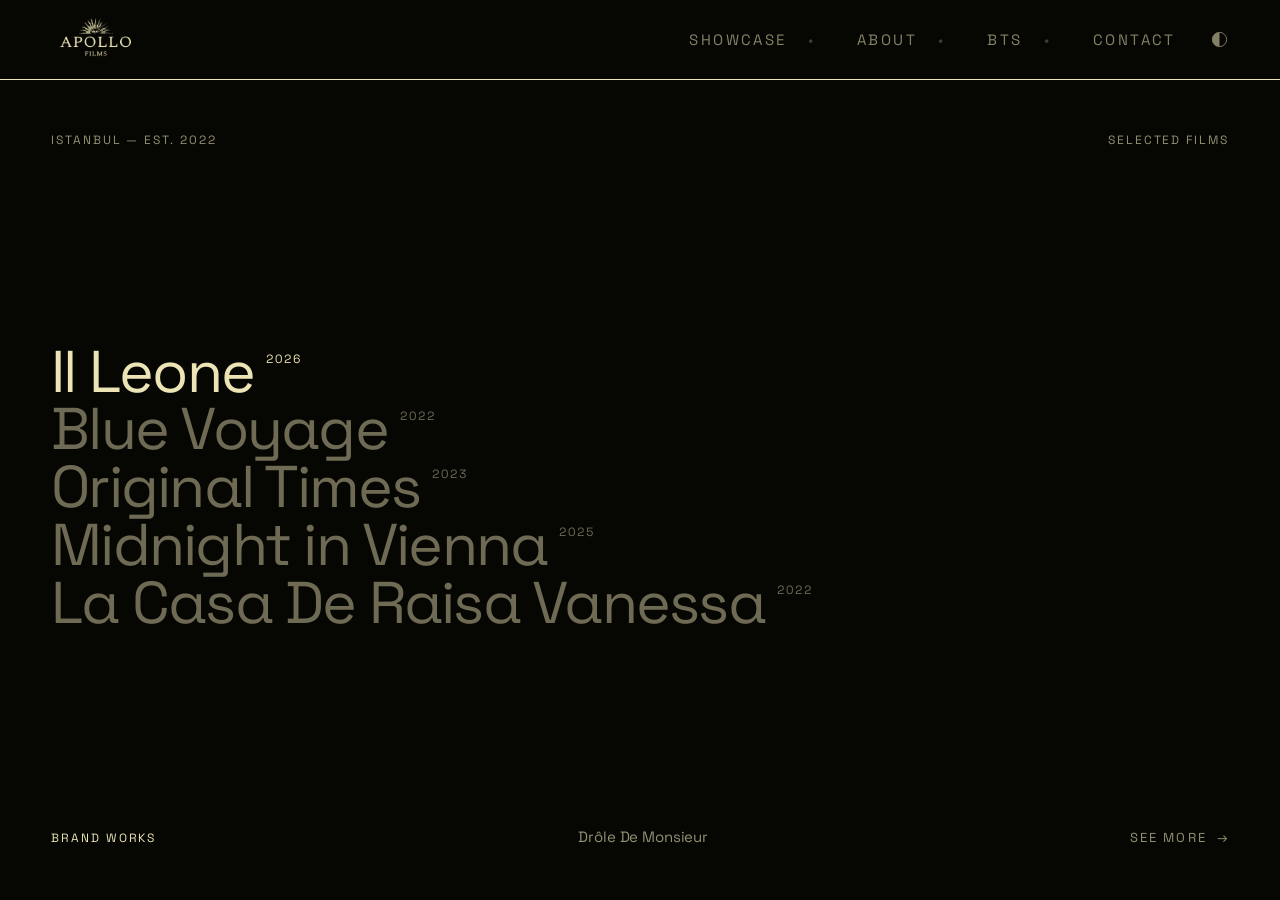
<file: index.html>
<!doctype html>
<html lang="en">
<head>
<meta charset="utf-8">
<meta name="viewport" content="width=device-width,initial-scale=1">
<title>Apollo Films</title>
<meta name="description" content="Apollo Films — a production company and creative studio in Istanbul. Crafting timeless content.">
<link rel="preconnect" href="https://images.squarespace-cdn.com" crossorigin>
<link rel="preconnect" href="https://fonts.googleapis.com">
<link rel="preconnect" href="https://fonts.gstatic.com" crossorigin>
<link rel="stylesheet" href="https://fonts.googleapis.com/css2?family=Space+Grotesk:wght@400&display=swap">
<link rel="stylesheet" href="assets/css/apollo.css">
<meta name="theme-color" content="#060603">
<!-- Set before first paint. The entrances in apollo.css only hide their
     elements under `.js`, so a page without script stays fully readable —
     and the mode is restored in the same breath, because read any later it
     shows as a whole-page flash from the projection room to the contact
     sheet. Dark is the site's default, so it is the absence of the
     attribute and only light is ever written. -->
<script>(function(d){d.className+=' js';try{if(localStorage.getItem('apollo-theme')==='light'){d.setAttribute('data-theme','light');var m=document.querySelector('meta[name=theme-color]');if(m)m.content='#f2f0e6';}}catch(e){}})(document.documentElement);</script>
</head>
<body>

<a class="sr-only" href="#main">Skip to content</a>

<header class="masthead">
  <a class="masthead__brand" href="index.html"><span class="sr-only">Apollo Films</span></a>
  <div class="masthead__end">
    <button class="masthead__toggle" type="button" aria-expanded="false" aria-controls="nav">Menu</button>
    <nav class="masthead__nav" id="nav">
      <a href="showcase.html">Showcase</a>
      <a href="about.html">About</a>
      <a href="backstage.html">BTS</a>
      <a href="contact.html">Contact</a>
    </nav>
    <!-- Half the disc inked, half left as hairline: the two grounds, shown
         together. app.js only flips the mode; the half turn is CSS. -->
    <button class="themeswitch" type="button" data-theme-toggle
            aria-label="Switch to light mode" title="Switch to light mode">
      <svg class="themeswitch__i" viewBox="0 0 20 20" aria-hidden="true" focusable="false">
        <g class="themeswitch__disc">
          <circle class="themeswitch__ring" cx="10" cy="10" r="7.5"/>
          <path class="themeswitch__half" d="M10 2.5 A7.5 7.5 0 0 0 10 17.5 Z"/>
        </g>
      </svg>
    </button>
  </div>
</header>

<main id="main">

  <section class="hero">
    <div class="hero__stage" id="hero-stage" aria-hidden="true"></div>

    <!-- `display: contents` on every width the desktop hero uses, so these
         three sit in the hero's flex column exactly as they always have. On a
         phone the deck becomes a real box: one screen pinned over the reel,
         holding the index in its bottom corner (see .hero--track). -->
    <div class="hero__deck">
      <div class="hero__row hero__row--top" data-reveal>
        <span class="label dim">Istanbul — Est. 2022</span>
        <span class="label dim">Selected films</span>
      </div>

      <ul class="index" id="index" data-reveal="90"></ul>

      <div class="hero__row hero__row--meta" data-reveal="180">
        <span class="label" id="hero-cat"></span>
        <span class="fine dim" id="hero-client"></span>
        <a class="link" href="showcase.html">See more <span aria-hidden="true">→</span></a>
      </div>
    </div>
  </section>

</main>

<script src="assets/js/films.js"></script>
<script src="assets/js/app.js"></script>
</body>
</html>
</file>
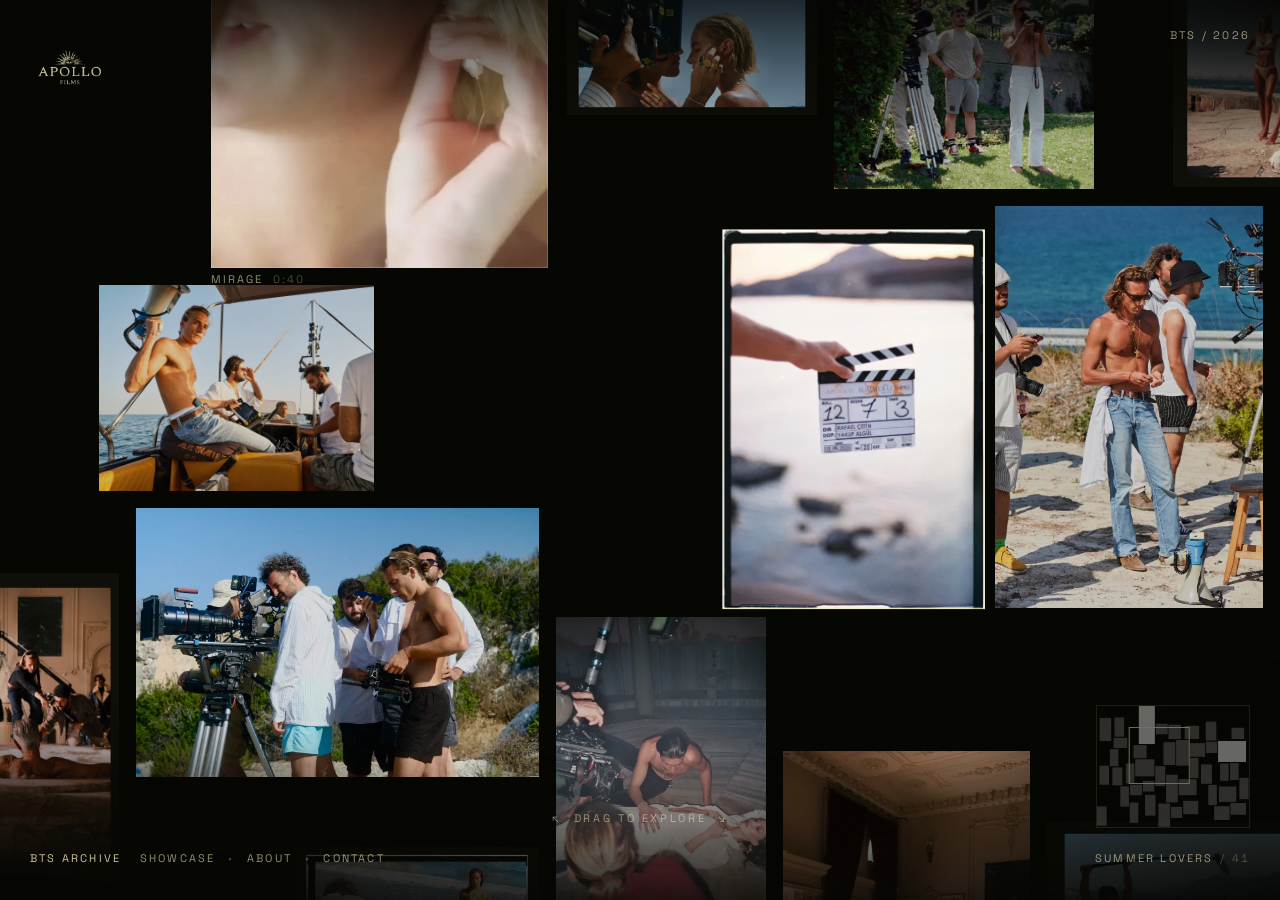
<file: backstage.html>
<!doctype html>
<html lang="en" data-archive>
<head>
<meta charset="utf-8">
<meta name="viewport" content="width=device-width,initial-scale=1,viewport-fit=cover">
<title>BTS Archive — Apollo Films</title>
<meta name="description" content="Behind the scenes at Apollo Films — a travelling archive of the floor, the crew, the cameras and the cuts.">
<link rel="preconnect" href="https://fonts.googleapis.com">
<link rel="preconnect" href="https://fonts.gstatic.com" crossorigin>
<link rel="stylesheet" href="https://fonts.googleapis.com/css2?family=Space+Grotesk:wght@400&display=swap">
<link rel="stylesheet" href="assets/css/apollo.css">
<link rel="stylesheet" href="assets/css/archive.css">
<meta name="theme-color" content="#060603">
<!-- The archive is the projection room only. Every other page carries the
     two grounds and remembers which one you chose; this one is a dark room
     you travel through, and a paper version of it would be a different idea
     rather than the same one at another hour. So no theme switch here, and
     the attribute is never read. -->
<script>document.documentElement.className += ' js';</script>
</head>
<body class="archive-page">

<a class="sr-only" href="#field">Skip to the archive</a>

<!-- The camera. Everything below travels under the fixed interface. -->
<div class="archive" id="archive">

  <div class="field" id="field" tabindex="-1" role="region"
       aria-label="Behind the scenes archive. One wall of forty-one photographs and cuts. Drag, scroll or use the arrow keys to move across it.">
    <!-- One flat wall. app builds every frame into here and places it; the
         markup reserves nothing, because where a frame goes is composition
         and not structure. -->
  </div>

  <!-- Vignette sits over the material and under the interface, so the edges
       of the wall fall off rather than stop. -->
  <div class="archive__veil" aria-hidden="true"></div>
</div>

<!-- ---- the interface: four corner marks and a map, nothing else ---- -->

<a class="hud hud--tl hud--brand" href="index.html"><span class="sr-only">Apollo Films</span></a>

<p class="hud hud--tr">BTS&nbsp;/&nbsp;2026</p>

<div class="hud hud--bl">
  <span class="hud__here">BTS&nbsp;Archive</span>
  <nav class="hud__nav" aria-label="Sections">
    <a href="showcase.html">Showcase</a>
    <a href="about.html">About</a>
    <a href="contact.html">Contact</a>
  </nav>
</div>

<!-- Names whatever is nearest the middle of the screen. There is no
     position to report as a fraction on a wall you cross in two directions,
     so it reports what you are looking at instead of counting at you. -->
<div class="hud hud--br">
  <span class="hud__near" data-near>&nbsp;</span>
  <span class="hud__of" data-of-count>/ 41</span>
</div>

<!-- The whole wall at a glance. The one element on the page whose job is to
     say that the archive is FINITE — the frames are painted once, and only
     the viewport box moves. -->
<div class="map" aria-hidden="true">
  <canvas class="map__wall" data-map width="300" height="240"></canvas>
  <span class="map__view" data-map-view></span>
</div>

<!-- Shown once, on arrival. The first pointer move, wheel or key retires it
     for good — it is a cue, not a caption. -->
<div class="cue" data-cue aria-hidden="true">
  <span class="cue__arrow">&#8598;</span>
  <span class="cue__word">Drag to explore</span>
  <span class="cue__arrow">&#8600;</span>
</div>

<!-- Follows the pointer, names what is under it. Fine pointers only. -->
<div class="cursor" data-cursor aria-hidden="true"><span class="cursor__mark" data-cursor-mark>&#9679;</span></div>

<!-- The frame the camera opened. It is not a lightbox dropped over the page:
     the clicked frame is measured where it sits and grows from there into
     this, and shrinks back into wherever it has since travelled to. -->
<div class="viewer" data-viewer hidden aria-hidden="true" role="dialog" aria-modal="true" aria-label="Frame">
  <div class="viewer__ground" data-viewer-ground></div>
  <figure class="viewer__stage" data-viewer-stage></figure>
  <button class="viewer__btn viewer__btn--close" type="button" data-viewer-close aria-label="Close frame">Close</button>
  <button class="viewer__btn viewer__btn--prev" type="button" data-viewer-prev aria-label="Previous frame"><span aria-hidden="true">&#8592;</span></button>
  <button class="viewer__btn viewer__btn--next" type="button" data-viewer-next aria-label="Next frame"><span aria-hidden="true">&#8594;</span></button>
  <p class="viewer__meta"><span data-viewer-title></span> <span class="viewer__at" data-viewer-at></span></p>
</div>

<!-- Data first, engine second. Both are plain scripts; there is no build
     step on this site and the archive does not introduce one. -->
<script src="assets/js/backstage.js"></script>
<script src="assets/js/archive.js"></script>
</body>
</html>
</file>
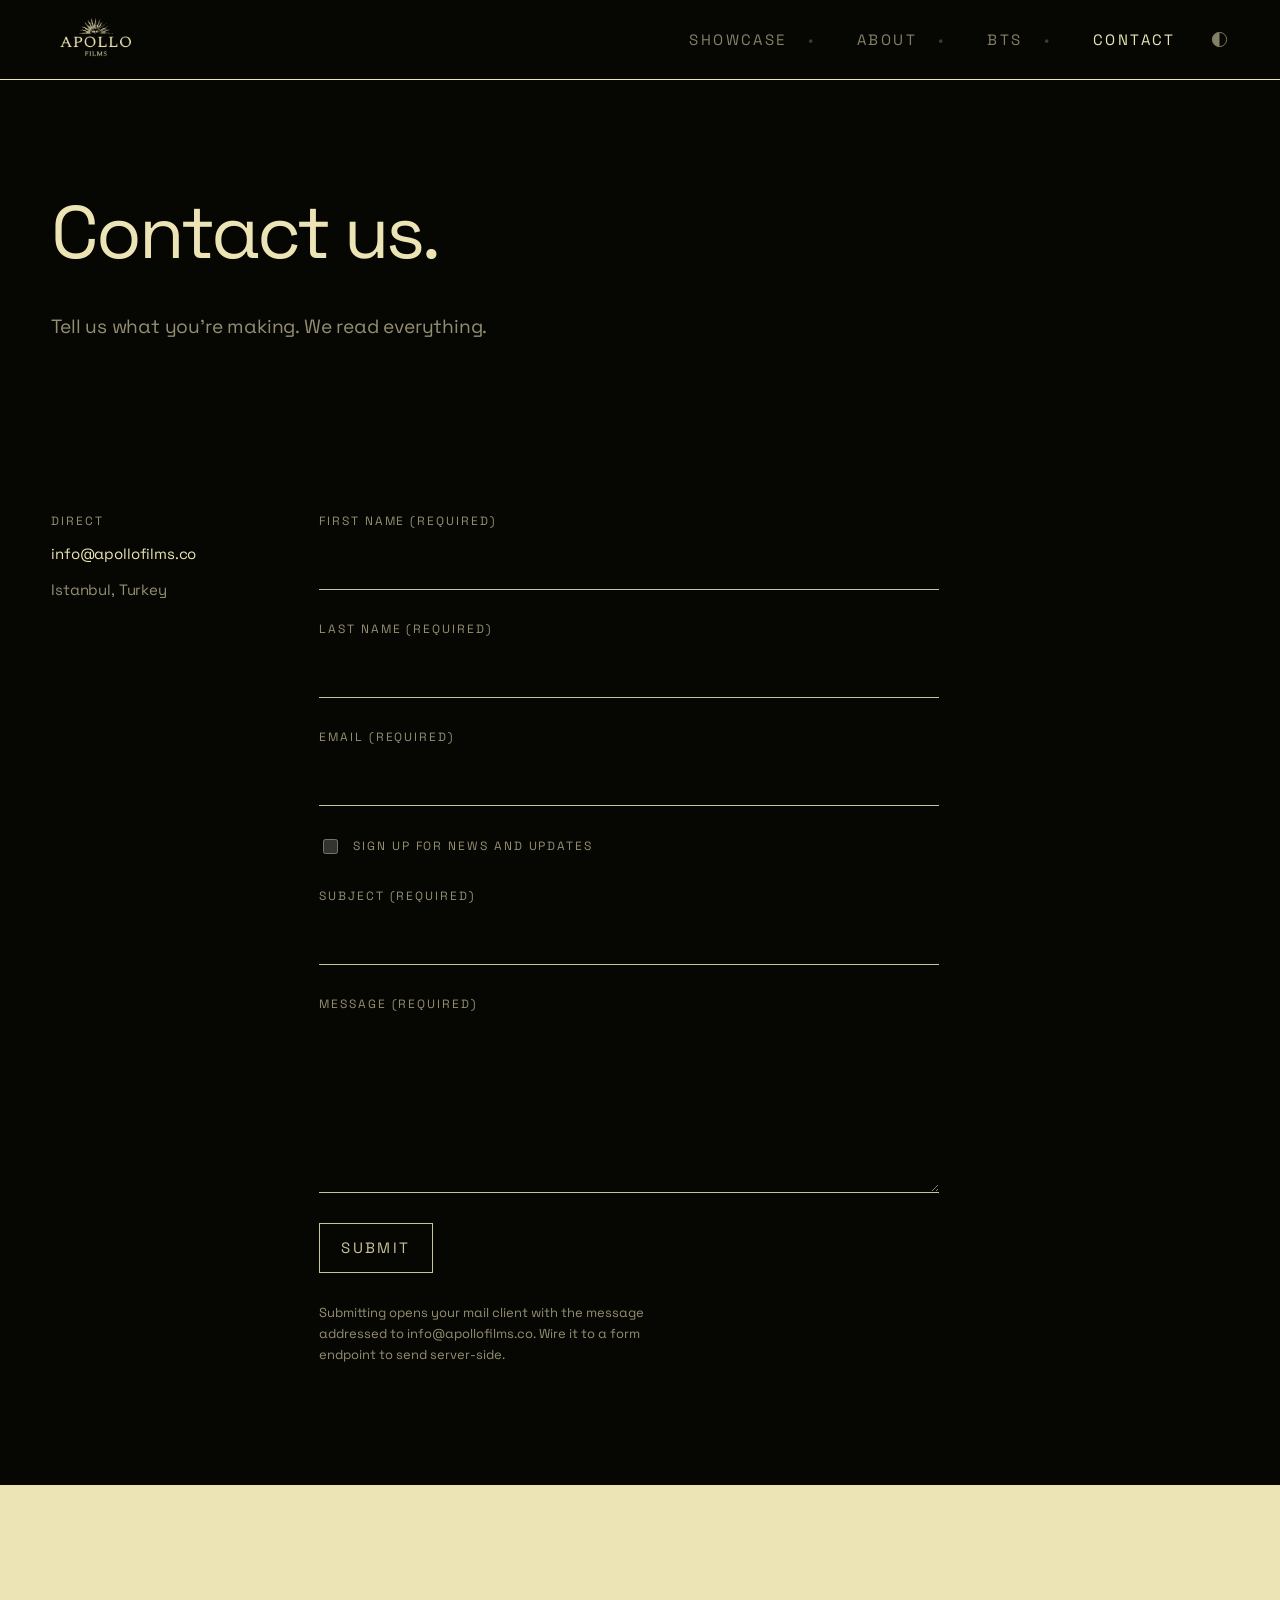
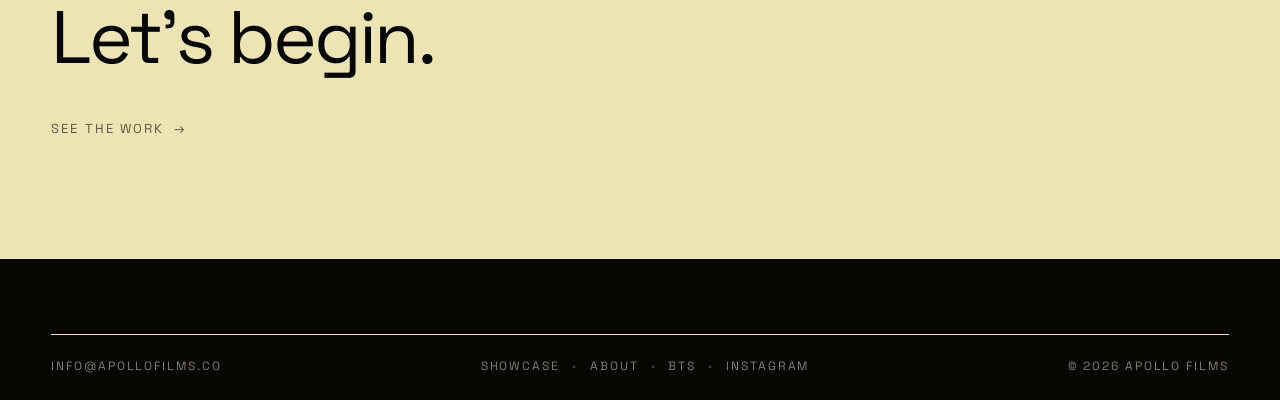
<file: contact.html>
<!doctype html>
<html lang="en">
<head>
<meta charset="utf-8">
<meta name="viewport" content="width=device-width,initial-scale=1">
<title>Contact — Apollo Films</title>
<meta name="description" content="Contact Apollo Films — info@apollofilms.co, Istanbul, Turkey.">
<link rel="preconnect" href="https://images.squarespace-cdn.com" crossorigin>
<link rel="preconnect" href="https://fonts.googleapis.com">
<link rel="preconnect" href="https://fonts.gstatic.com" crossorigin>
<link rel="stylesheet" href="https://fonts.googleapis.com/css2?family=Space+Grotesk:wght@400&display=swap">
<link rel="stylesheet" href="assets/css/apollo.css">
<meta name="theme-color" content="#060603">
<!-- Set before first paint. The entrances in apollo.css only hide their
     elements under `.js`, so a page without script stays fully readable —
     and the mode is restored in the same breath, because read any later it
     shows as a whole-page flash from the projection room to the contact
     sheet. Dark is the site's default, so it is the absence of the
     attribute and only light is ever written. -->
<script>(function(d){d.className+=' js';try{if(localStorage.getItem('apollo-theme')==='light'){d.setAttribute('data-theme','light');var m=document.querySelector('meta[name=theme-color]');if(m)m.content='#f2f0e6';}}catch(e){}})(document.documentElement);</script>
</head>
<body>

<a class="sr-only" href="#main">Skip to content</a>

<header class="masthead">
  <a class="masthead__brand" href="index.html"><span class="sr-only">Apollo Films</span></a>
  <div class="masthead__end">
    <button class="masthead__toggle" type="button" aria-expanded="false" aria-controls="nav">Menu</button>
    <nav class="masthead__nav" id="nav">
      <a href="showcase.html">Showcase</a>
      <a href="about.html">About</a>
      <a href="backstage.html">BTS</a>
      <a href="contact.html" aria-current="page">Contact</a>
    </nav>
    <!-- Half the disc inked, half left as hairline: the two grounds, shown
         together. app.js only flips the mode; the half turn is CSS. -->
    <button class="themeswitch" type="button" data-theme-toggle
            aria-label="Switch to light mode" title="Switch to light mode">
      <svg class="themeswitch__i" viewBox="0 0 20 20" aria-hidden="true" focusable="false">
        <g class="themeswitch__disc">
          <circle class="themeswitch__ring" cx="10" cy="10" r="7.5"/>
          <path class="themeswitch__half" d="M10 2.5 A7.5 7.5 0 0 0 10 17.5 Z"/>
        </g>
      </svg>
    </button>
  </div>
</header>

<main id="main">

  <section class="band band--dark">
    <div class="stack stack--lg">
      <h1 class="display" data-split data-reveal>Contact us.</h1>
      <p class="lede dim" data-reveal="140">Tell us what you're making. We read everything.</p>
    </div>
  </section>

  <section class="band band--dark band--tight">
    <div class="columns">

      <div class="stack stack--sm" data-reveal>
        <span class="label dim">Direct</span>
        <a class="fine" href="mailto:info@apollofilms.co">info@apollofilms.co</a>
        <span class="fine dim">Istanbul, Turkey</span>
      </div>

      <form class="form" id="contact-form" novalidate>
        <div data-reveal class="field">
          <label for="first">First name (required)</label>
          <input id="first" name="first" type="text" autocomplete="given-name" required>
        </div>
        <div data-reveal="60" class="field">
          <label for="last">Last name (required)</label>
          <input id="last" name="last" type="text" autocomplete="family-name" required>
        </div>
        <div data-reveal="120" class="field">
          <label for="email">Email (required)</label>
          <input id="email" name="email" type="email" autocomplete="email" required>
        </div>
        <div data-reveal="180" class="field field--row">
          <input id="news" name="news" type="checkbox">
          <label for="news">Sign up for news and updates</label>
        </div>
        <div data-reveal="240" class="field">
          <label for="subject">Subject (required)</label>
          <input id="subject" name="subject" type="text" required>
        </div>
        <div data-reveal="300" class="field">
          <label for="message">Message (required)</label>
          <textarea id="message" name="message" rows="5" required></textarea>
        </div>
        <button class="btn" type="submit">Submit</button>
        <p class="form__note">Submitting opens your mail client with the message addressed to
          info@apollofilms.co. Wire it to a form endpoint to send server-side.</p>
      </form>

    </div>
  </section>

  <section class="band band--cream">
    <div class="stack stack--lg">
      <h2 class="display" data-split data-reveal>Let's begin.</h2>
      <a class="link" href="showcase.html">See the work <span aria-hidden="true">→</span></a>
    </div>
  </section>

</main>

<footer class="sitefooter">
  <div class="sitefooter__bar">
    <a class="label" href="mailto:info@apollofilms.co">info@apollofilms.co</a>
    <nav class="sitefooter__nav" aria-label="Footer">
      <a href="showcase.html">Showcase</a>
      <a href="about.html">About</a>
      <a href="backstage.html">BTS</a>
      <a href="https://www.instagram.com/apollofilmsco/" target="_blank" rel="noopener">Instagram</a>
    </nav>
    <span class="label">© <span data-year>2026</span> Apollo Films</span>
  </div>
</footer>

<script src="assets/js/films.js"></script>
<script src="assets/js/app.js"></script>
</body>
</html>
</file>
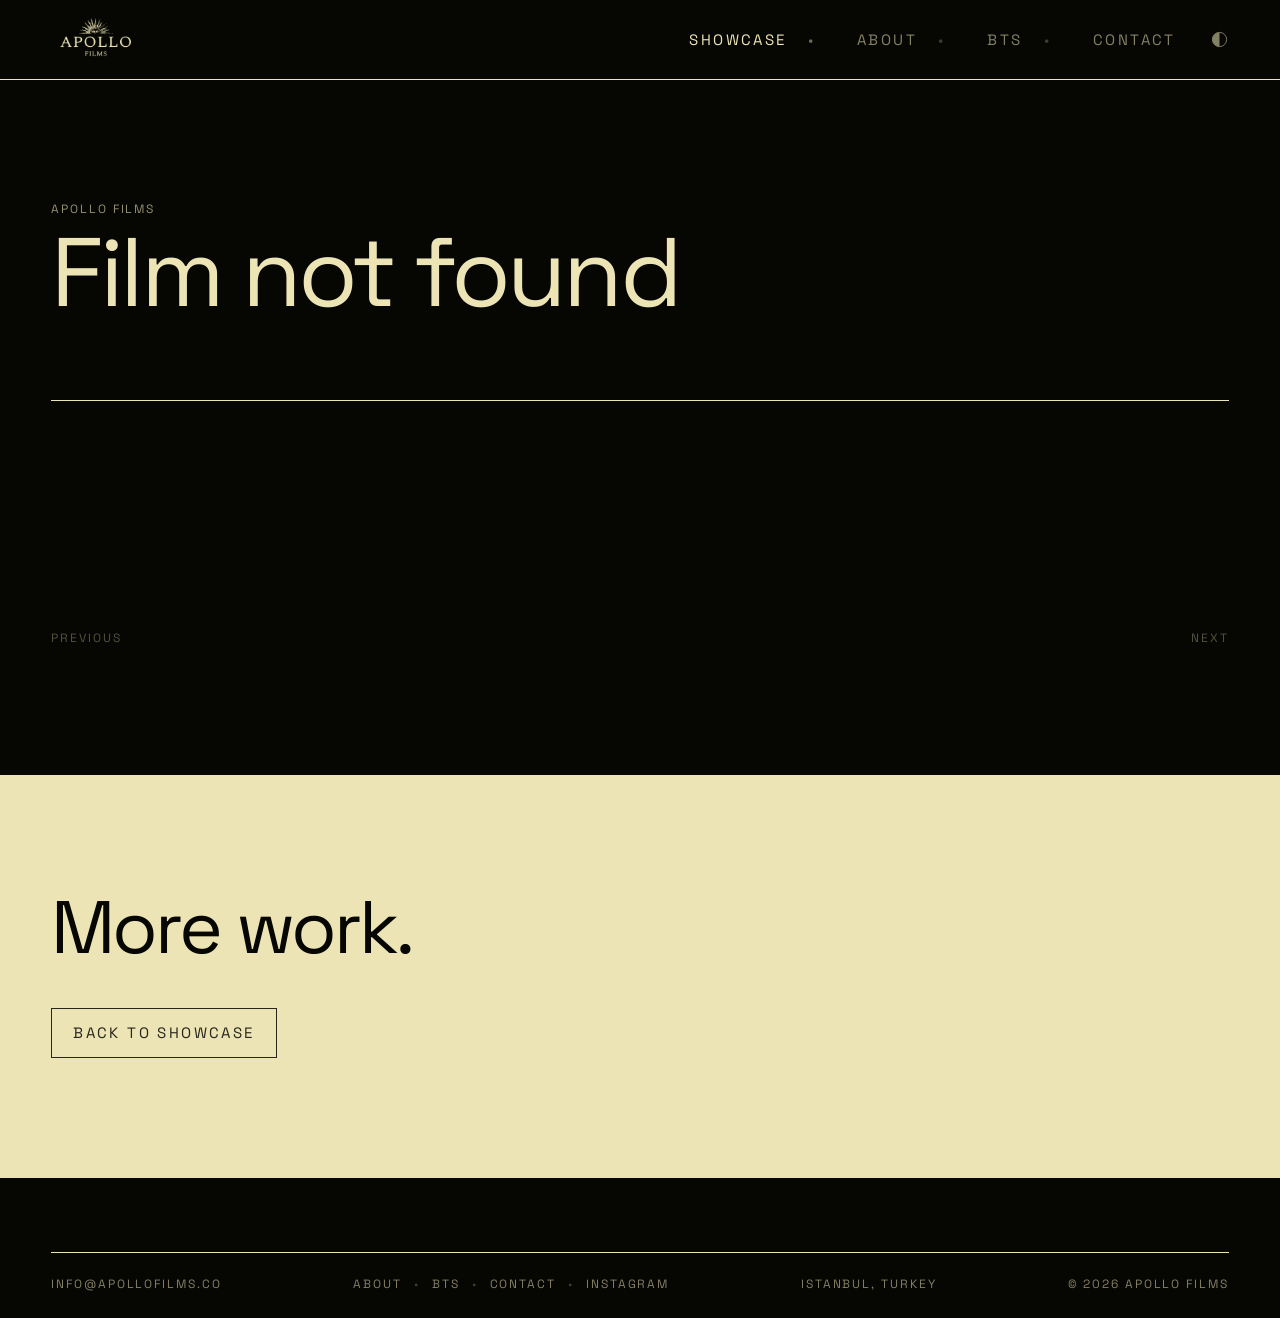
<file: film.html>
<!doctype html>
<html lang="en">
<head>
<meta charset="utf-8">
<meta name="viewport" content="width=device-width,initial-scale=1">
<title>Film — Apollo Films</title>
<link rel="preconnect" href="https://images.squarespace-cdn.com" crossorigin>
<link rel="preconnect" href="https://fonts.googleapis.com">
<link rel="preconnect" href="https://fonts.gstatic.com" crossorigin>
<link rel="stylesheet" href="https://fonts.googleapis.com/css2?family=Space+Grotesk:wght@400&display=swap">
<link rel="stylesheet" href="assets/css/apollo.css">
<meta name="theme-color" content="#060603">
<!-- Set before first paint. The entrances in apollo.css only hide their
     elements under `.js`, so a page without script stays fully readable —
     and the mode is restored in the same breath, because read any later it
     shows as a whole-page flash from the projection room to the contact
     sheet. Dark is the site's default, so it is the absence of the
     attribute and only light is ever written. -->
<script>(function(d){d.className+=' js';try{if(localStorage.getItem('apollo-theme')==='light'){d.setAttribute('data-theme','light');var m=document.querySelector('meta[name=theme-color]');if(m)m.content='#f2f0e6';}}catch(e){}})(document.documentElement);</script>
</head>
<body>

<a class="sr-only" href="#main">Skip to content</a>

<header class="masthead">
  <a class="masthead__brand" href="index.html"><span class="sr-only">Apollo Films</span></a>
  <div class="masthead__end">
    <button class="masthead__toggle" type="button" aria-expanded="false" aria-controls="nav">Menu</button>
    <nav class="masthead__nav" id="nav">
      <a href="showcase.html" aria-current="page">Showcase</a>
      <a href="about.html">About</a>
      <a href="backstage.html">BTS</a>
      <a href="contact.html">Contact</a>
    </nav>
    <!-- Half the disc inked, half left as hairline: the two grounds, shown
         together. app.js only flips the mode; the half turn is CSS. -->
    <button class="themeswitch" type="button" data-theme-toggle
            aria-label="Switch to light mode" title="Switch to light mode">
      <svg class="themeswitch__i" viewBox="0 0 20 20" aria-hidden="true" focusable="false">
        <g class="themeswitch__disc">
          <circle class="themeswitch__ring" cx="10" cy="10" r="7.5"/>
          <path class="themeswitch__half" d="M10 2.5 A7.5 7.5 0 0 0 10 17.5 Z"/>
        </g>
      </svg>
    </button>
  </div>
</header>

<main id="main">
  <div id="film">

    <section class="band band--dark band--flush" style="padding-top:0;padding-bottom:0;">
      <!-- The film starts itself, silent and looping, the way it does on
           every other stage on the site. Controls would put a scrub bar over
           the frame; the only thing to decide here is the sound. -->
      <div class="filmstage">
        <video class="player" data-player playsinline muted loop preload="metadata"></video>
        <button class="soundbtn" type="button" data-sound aria-pressed="false"
                aria-label="Turn sound on" title="Turn sound on">
          <svg class="soundbtn__i" viewBox="0 0 20 20" aria-hidden="true" focusable="false">
            <path class="soundbtn__cone" d="M4 7.5h3l4-3v11l-4-3H4z"/>
            <path class="soundbtn__wave" d="M13.4 7.2a4 4 0 0 1 0 5.6"/>
            <path class="soundbtn__wave soundbtn__wave--far" d="M15.6 5a7 7 0 0 1 0 10"/>
            <path class="soundbtn__slash" d="M13.5 7.5l4 5"/>
          </svg>
        </button>
      </div>
    </section>

    <section class="band band--dark">
      <div class="stack stack--xl">

        <div class="stack stack--sm">
          <span class="label dim" data-cat data-reveal></span>
          <h1 class="display" data-title data-split data-reveal="60"></h1>
          <span class="fine dim" data-client data-reveal="160"></span>
          <span class="label dim year" data-made data-reveal="200"></span>
        </div>

        <div class="columns columns--sticky" data-cast-block data-reveal hidden>
          <p class="label dim">Cast</p>
          <ol class="credits" data-cast></ol>
        </div>

        <div class="columns columns--sticky" data-crew-block data-reveal hidden>
          <p class="label dim">Crew</p>
          <ol class="credits" data-credits></ol>
        </div>

        <div class="columns columns--sticky" data-also-block data-reveal hidden>
          <p class="label dim">Also credited</p>
          <p class="namelist" data-also></p>
        </div>

        <!-- Key art, where the catalogue holds any for this film. Hidden
             until app.js finds posters against the slug, so a film without
             them prints no empty heading. It sits directly above the two
             films either side of it, so the art and the way out share a
             stretch of page. -->
        <div class="columns columns--sticky" data-poster-block data-reveal hidden>
          <p class="label dim">Key art</p>
          <div class="posters" data-posters></div>
        </div>

        <div class="filmnav" data-reveal>
          <a data-prev href="#">
            <span class="filmnav__art" data-prev-art hidden></span>
            <span class="label dim">Previous</span>
            <span class="t"></span>
          </a>
          <a data-next href="#">
            <span class="filmnav__art" data-next-art hidden></span>
            <span class="label dim">Next</span>
            <span class="t"></span>
          </a>
        </div>

      </div>
    </section>

  </div>

  <!-- Key art at size. One frame on a black ground, because a poster was
       drawn to be looked at whole and a strip of thumbnails is only an
       index of them. Empty until a poster is opened. -->
  <div class="lightbox" data-lightbox hidden role="dialog" aria-modal="true" aria-label="Key art">
    <button class="lightbox__close" type="button" data-lightbox-close aria-label="Close">Close</button>
    <figure class="lightbox__frame">
      <img class="lightbox__art" data-lightbox-art alt="">
      <figcaption class="fine dim" data-lightbox-at></figcaption>
    </figure>
  </div>

  <section class="band band--cream">
    <div class="stack stack--lg">
      <h2 class="display" data-split data-reveal>More work.</h2>
      <a class="btn" href="showcase.html">Back to showcase</a>
    </div>
  </section>
</main>

<footer class="sitefooter">
  <div class="sitefooter__bar">
    <a class="label" href="mailto:info@apollofilms.co">info@apollofilms.co</a>
    <nav class="sitefooter__nav" aria-label="Footer">
      <a href="about.html">About</a>
      <a href="backstage.html">BTS</a>
      <a href="contact.html">Contact</a>
      <a href="https://www.instagram.com/apollofilmsco/" target="_blank" rel="noopener">Instagram</a>
    </nav>
    <span class="label">Istanbul, Turkey</span>
    <span class="label">© <span data-year>2026</span> Apollo Films</span>
  </div>
</footer>

<script src="assets/js/films.js"></script>
<script src="assets/js/app.js"></script>
</body>
</html>
</file>
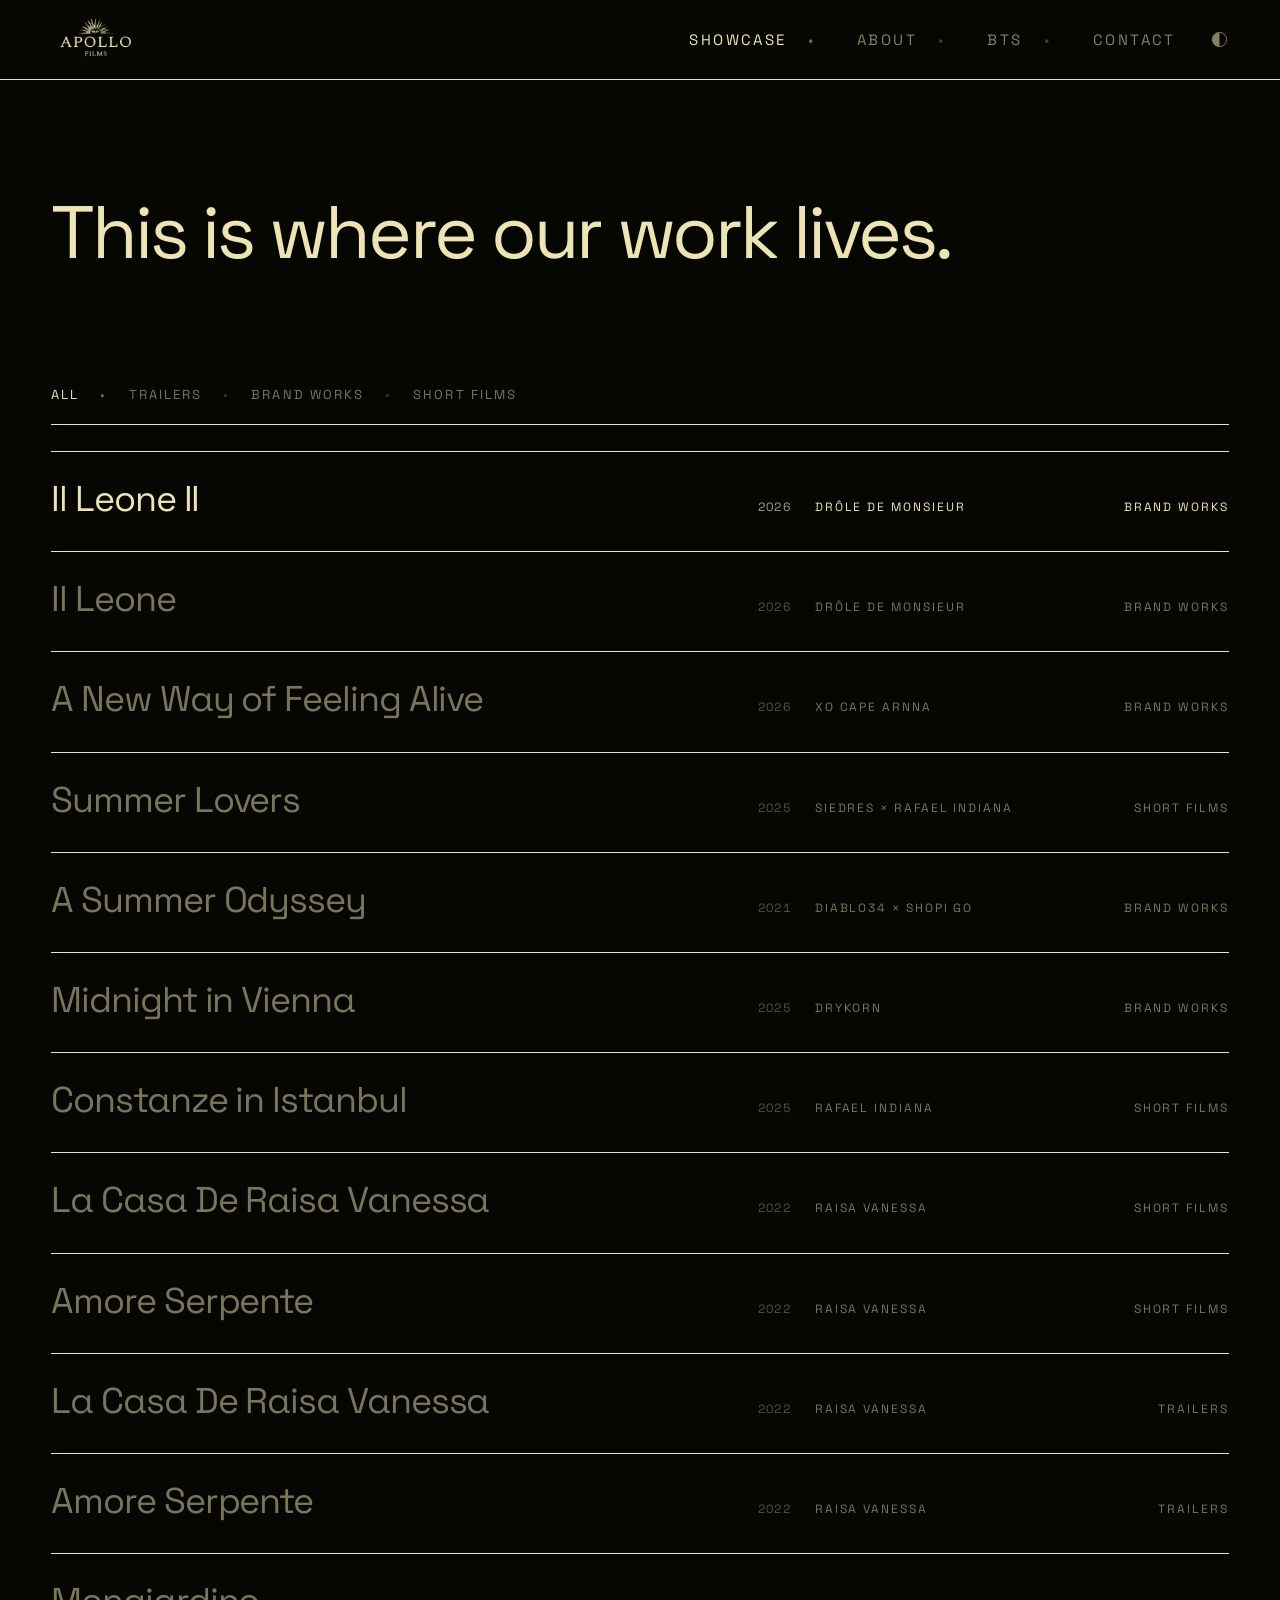
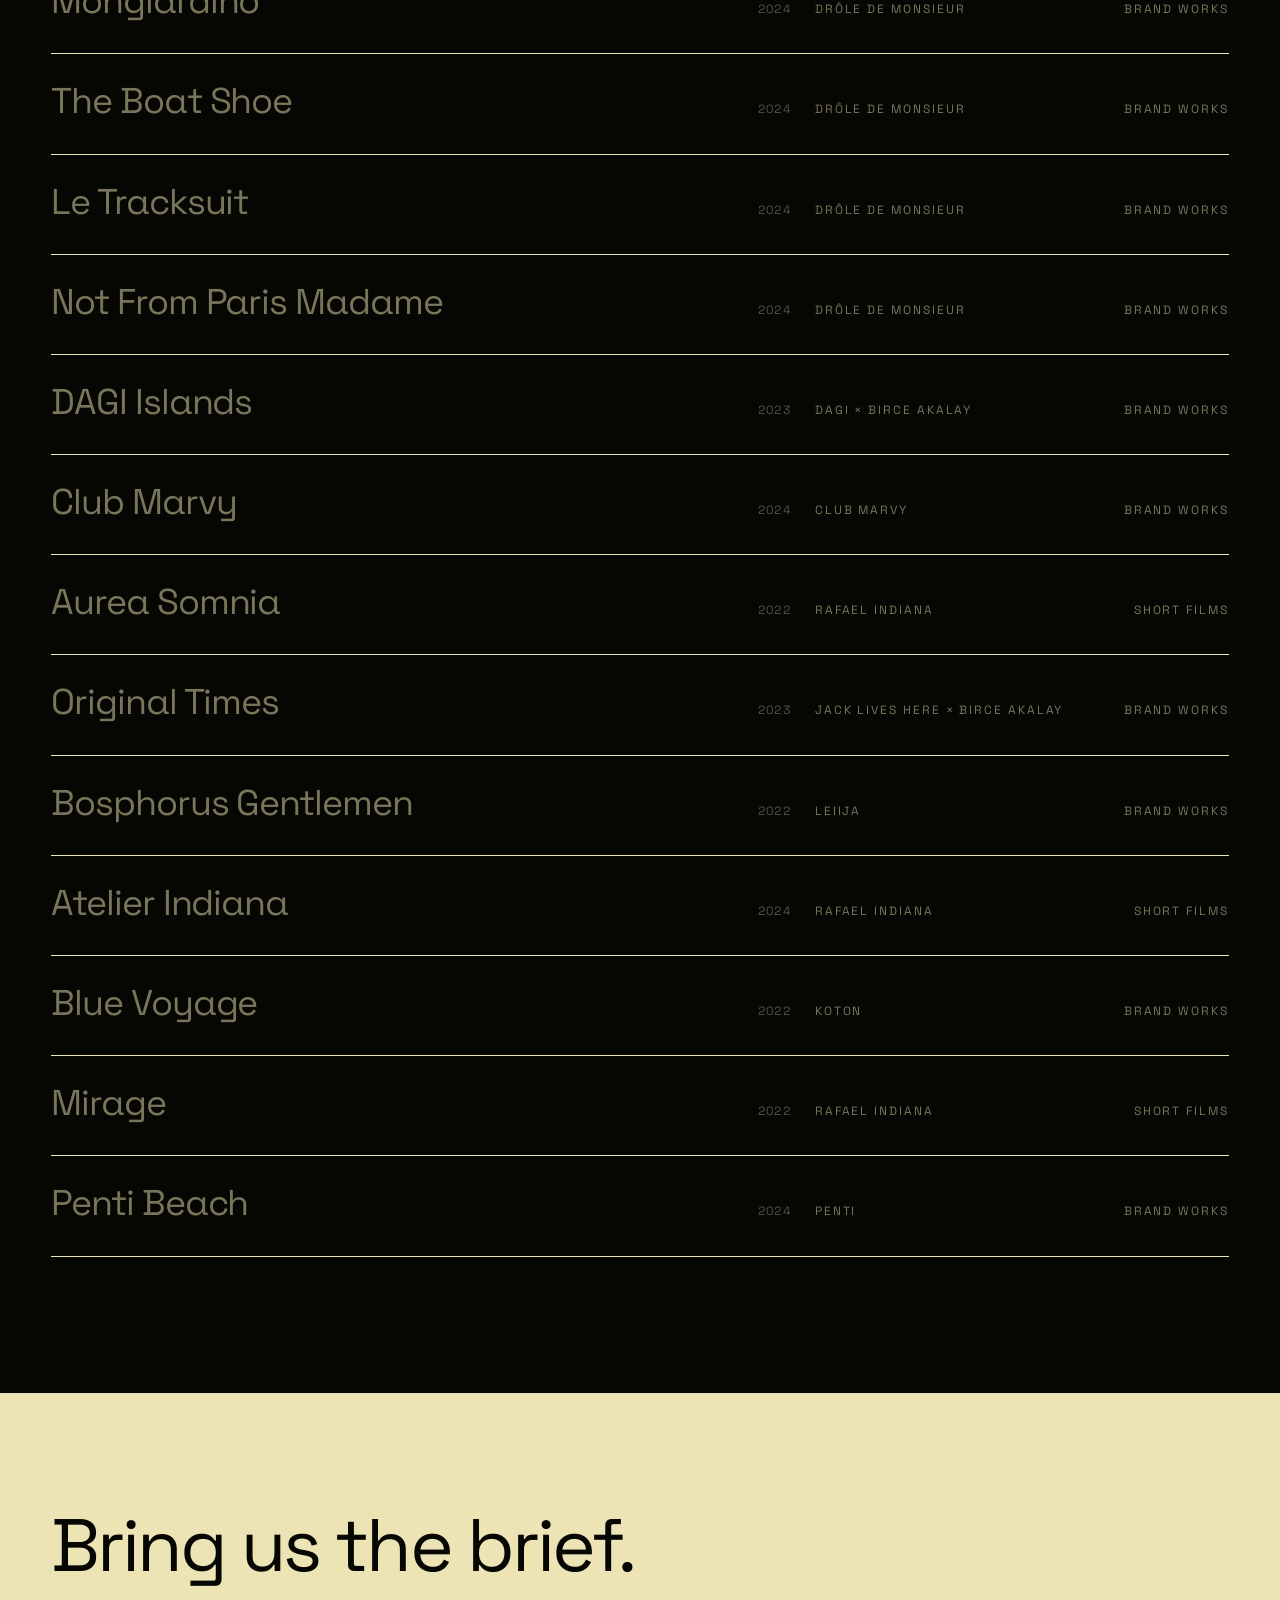
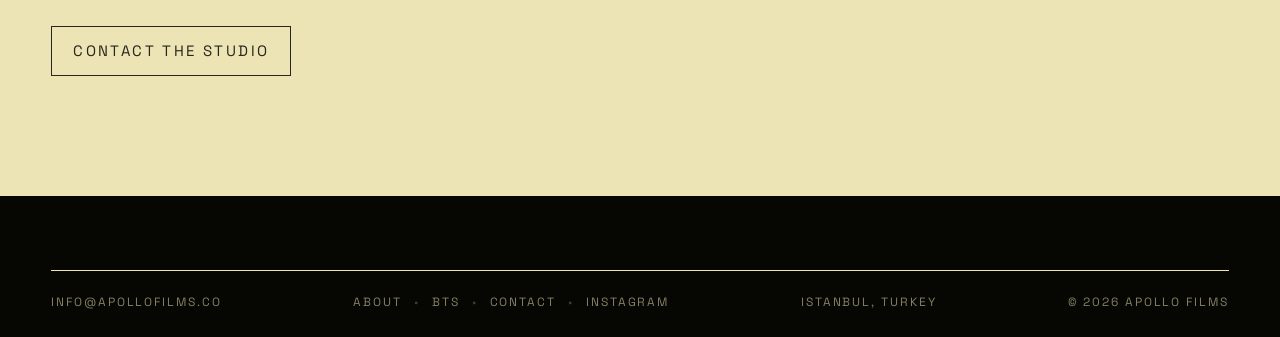
<file: showcase.html>
<!doctype html>
<html lang="en">
<head>
<meta charset="utf-8">
<meta name="viewport" content="width=device-width,initial-scale=1">
<title>Showcase — Apollo Films</title>
<meta name="description" content="The complete Apollo Films archive, filtered by category — brand works, short films and trailers.">
<link rel="preconnect" href="https://images.squarespace-cdn.com" crossorigin>
<link rel="preconnect" href="https://fonts.googleapis.com">
<link rel="preconnect" href="https://fonts.gstatic.com" crossorigin>
<link rel="stylesheet" href="https://fonts.googleapis.com/css2?family=Space+Grotesk:wght@400&display=swap">
<link rel="stylesheet" href="assets/css/apollo.css">
<meta name="theme-color" content="#060603">
<!-- Set before first paint. The entrances in apollo.css only hide their
     elements under `.js`, so a page without script stays fully readable —
     and the mode is restored in the same breath, because read any later it
     shows as a whole-page flash from the projection room to the contact
     sheet. Dark is the site's default, so it is the absence of the
     attribute and only light is ever written. -->
<script>(function(d){d.className+=' js';try{if(localStorage.getItem('apollo-theme')==='light'){d.setAttribute('data-theme','light');var m=document.querySelector('meta[name=theme-color]');if(m)m.content='#f2f0e6';}}catch(e){}})(document.documentElement);</script>
</head>
<body>

<a class="sr-only" href="#main">Skip to content</a>

<header class="masthead">
  <a class="masthead__brand" href="index.html"><span class="sr-only">Apollo Films</span></a>
  <div class="masthead__end">
    <button class="masthead__toggle" type="button" aria-expanded="false" aria-controls="nav">Menu</button>
    <nav class="masthead__nav" id="nav">
      <a href="showcase.html" aria-current="page">Showcase</a>
      <a href="about.html">About</a>
      <a href="backstage.html">BTS</a>
      <a href="contact.html">Contact</a>
    </nav>
    <!-- Half the disc inked, half left as hairline: the two grounds, shown
         together. app.js only flips the mode; the half turn is CSS. -->
    <button class="themeswitch" type="button" data-theme-toggle
            aria-label="Switch to light mode" title="Switch to light mode">
      <svg class="themeswitch__i" viewBox="0 0 20 20" aria-hidden="true" focusable="false">
        <g class="themeswitch__disc">
          <circle class="themeswitch__ring" cx="10" cy="10" r="7.5"/>
          <path class="themeswitch__half" d="M10 2.5 A7.5 7.5 0 0 0 10 17.5 Z"/>
        </g>
      </svg>
    </button>
  </div>
</header>

<main id="main">

  <section class="band band--dark">
    <div class="stack stack--lg">
      <h1 class="display" data-split data-reveal>This is where our work lives.</h1>
    </div>
  </section>

  <section class="band band--dark catalogue__filters">
    <div class="filters" data-reveal role="group" aria-label="Filter films by category">
      <button type="button" data-filter="All" aria-pressed="true">All</button>
      <button type="button" data-filter="Trailers" aria-pressed="false">Trailers</button>
      <button type="button" data-filter="Brand Works" aria-pressed="false">Brand Works</button>
      <button type="button" data-filter="Short Films" aria-pressed="false">Short Films</button>
    </div>
  </section>

  <section class="catalogue">
    <div class="catalogue__stage" id="catalogue-stage" aria-hidden="true"></div>
    <ol class="catalogue__list" id="catalogue-list"></ol>
  </section>

  <section class="band band--cream">
    <div class="stack stack--lg">
      <h2 class="display" data-split data-reveal>Bring us the brief.</h2>
      <a class="btn" href="contact.html">Contact the studio</a>
    </div>
  </section>

</main>

<footer class="sitefooter">
  <div class="sitefooter__bar">
    <a class="label" href="mailto:info@apollofilms.co">info@apollofilms.co</a>
    <nav class="sitefooter__nav" aria-label="Footer">
      <a href="about.html">About</a>
      <a href="backstage.html">BTS</a>
      <a href="contact.html">Contact</a>
      <a href="https://www.instagram.com/apollofilmsco/" target="_blank" rel="noopener">Instagram</a>
    </nav>
    <span class="label">Istanbul, Turkey</span>
    <span class="label">© <span data-year>2026</span> Apollo Films</span>
  </div>
</footer>

<script src="assets/js/films.js"></script>
<script src="assets/js/app.js"></script>
</body>
</html>
</file>
<file: assets/css/apollo.css>
/* ============================================================
   Apollo Films — projection room.

   A24's band rhythm and metadata discipline, run in 601 Inc.'s
   celluloid palette: one warm cream, two blacks, one typeface
   at one weight. Hierarchy comes from scale and tracking only —
   no bold appears anywhere on the site.

   Two grounds alternate down every page. A24's rule, kept literally —
   the rhythm is the cut between them, so a third band colour would only
   soften it. 601's Darkroom Shadow is deliberately absent: in that system
   it is the haze around a still, never a section you can land on.
   All chroma comes from the footage.

   Two modes, and they are the same room at two hours of the day.

   Dark is the projection room: the floor is black, and celluloid cream is
   the light coming off the screen. Light is the contact sheet: the floor
   is bleached paper and the same projection black is the ink on it. 601
   Inc.'s own site does exactly this — its cream (--col-yellow: #ece4b4)
   exists only in dark and is dropped for light — and the reason is the
   first principle of this system rather than a preference. A cream that
   covered a whole page would make the interface the largest colour on
   screen, and the footage is supposed to be the only chroma there is.

   So there are three colours across both modes and never more than two
   at once. Cream is the dark mode's light; paper is the light mode's.
   Projection black is the one thing both modes share: a ground in dark,
   an ink in light.
   ============================================================ */

:root {
  /* --- the palette: three colours, never more than two at once --------
     Each is declared twice: a plain sRGB hex first, then the canonical
     OKLCH. A browser without oklch() keeps the hex and the site is
     unchanged; everywhere else the second declaration wins. No build step
     means no autoprefixer, so the fallback is written by hand. */

  --cream: #ece4b4;
  --cream: oklch(91.3% 0.063 99.6);   /* Celluloid Cream — the dark mode's light */

  /* Projection Black. Not #000: it carries the cream's own hue at the
     lowest chroma that survives 8-bit, so nothing here is a colour beside
     an absence — it is all one light at different strengths. At 12%
     lightness that resolves to #060603. Contrast against cream is 15.8:1,
     against 16.3:1 for pure black. The one colour both modes use. */
  --black: #060603;
  --black: oklch(12% 0.008 99.6);

  /* Bleached Paper — the light mode's light. Carries the same hue 99.6, at
     0.014 chroma against the cream's 0.063. That is the whole argument for
     the value: it has to read as the same light as everything else, and it
     covers a whole page, so it cannot out-colour the footage the way a
     page-wide cream would. 17.8:1 against projection black. */
  --paper: #f2f0e6;
  --paper: oklch(95.4% 0.014 99.6);

  /* --- mode: dark, the projection room --------------------------------
     Roles, not colours. `--ground` is the floor a page lands on and
     `--ink` is every mark made on it; `--ground-alt` is the band that
     alternates against the floor, carrying `--ink-alt`. Swapping the four
     is the whole of the light mode, which is why no component below names
     a colour directly.

     Dark is the default and it is the absence of an attribute, not a value
     of one: the projection room is the studio's first impression and a
     visitor arrives in it whether or not their OS prefers light. Light is
     an explicit choice, and app.js remembers it. */
  color-scheme: dark;

  --ground: var(--black);
  --ink: var(--cream);
  --ground-alt: var(--cream);
  --ink-alt: var(--black);

  /* Channel copies of the two grounds, for the one place that needs a
     ground at partial alpha (the phone hero's scrim). rgba() on a channel
     list works everywhere the site already works; color-mix() does not. */
  --ground-rgb: 6, 6, 3;
  --ink-rgb: 236, 228, 180;
  /* The alternate ink is always the same light as the ground — `--ink-alt`
     and `--ground` resolve to one colour in both modes — so the channel copy
     is an alias rather than a fourth pair of numbers. It follows the mode on
     its own, because light re-cuts `--ground-rgb` above it. */
  --ink-alt-rgb: var(--ground-rgb);

  /* --- the opacity ladder ----------------------------------------------
     Rank is opacity, never colour, so the ladder is the system's entire
     z-axis. It was calibrated for cream on black, and it does not survive
     being inverted: light on dark holds its contrast far better than dark
     on light does, so the same alpha that reads as a resting row in the
     projection room reads as a smudge on paper. Every rung is a token for
     that reason, and light mode re-cuts them (see below) rather than
     inheriting them. */
  --o-ghost: 0.26;   /* a row demoted by the focus state */
  --o-idle: 0.34;    /* an inactive phone index entry */
  --o-quiet: 0.45;   /* bullet separators */
  --o-rest: 0.5;     /* a resting catalogue row, a filter */
  --o-nav: 0.55;     /* a nav item, a credit role */
  --o-dim: 0.62;     /* dimmed metadata, the .dim class */
  --o-hold: 0.85;    /* a button at rest, an input at rest */

  /* The reel runs under type, so its strength is a contrast decision and
     it belongs to the mode. See the light block for why these go up. */
  --reel-hero: 0.9;
  --reel-cat: 0.45;
  --reel-phone: 0.66;

  /* currentColor, not a named colour: a hairline is the ink of whatever
     band it is drawn on, which is what lets one declaration serve both
     grounds in both modes. */
  --hair: 1px solid currentColor;

  --font: "Space Grotesk", "Helvetica Neue", Helvetica, Arial, sans-serif;

  --gutter: clamp(20px, 4vw, 56px);
  --band: clamp(72px, 10vw, 120px);   /* 601 section gap */
  --gap: 12px;                        /* 601 element gap */
  --header-h: 80px;

  /* Tracking is a function of size, not a constant. -0.04em is calibrated
     for the carved sizes it was drawn for; carried down to a 22px credit
     name it stops reading as carved and starts reading as cramped. Four
     tiers, applied by the size band a role lands in. */
  --tight-xl: -0.04em;   /* 100px and up: wordmark, display */
  --tight-lg: -0.03em;   /* 40 to 100px: section heads, index, row numerals */
  --tight-md: -0.02em;   /* 22 to 40px: titles, field text, credit names */
  --tight-sm: -0.01em;   /* 17 to 22px: lede */
}

/* --- mode: light, the contact sheet -----------------------------------
   The lights come up and the cream goes out. The floor is paper, the ink
   is the same projection black, and the alternating band is that black —
   so the rhythm inverts rather than softening, and no third ground is
   introduced to carry it.

   Two things are re-cut rather than swapped, and both come from the same
   fact: dark ink on a light ground loses contrast and apparent weight that
   light ink on a dark ground keeps.

   1. The ladder moves up. Cream at 0.5 on black is 4.4:1; black at 0.5 on
      paper is 3.7:1. Each rung below is the alpha that restores the ratio
      its dark counterpart had, so a resting row rests the same amount in
      both modes. The top two rungs are deliberately NOT lowered: black on
      paper at full is 17.8:1 against cream on black's 15.8:1, and that
      extra hardness is the only compensation available for the weight
      this type cannot add. 601 answers the same problem by shipping a
      heavier weight in light mode (`[data-theme=light]{font-weight:500}`).
      One weight is the rule both source systems share, so the ink carries
      it here instead.

   2. The reel is composited, not dimmed. Plain opacity is the wrong tool on
      a light ground and it is worth being exact about why: fading footage
      toward paper lifts the blacks AND caps the whites, so the frame can
      never reach the ground it sits on. Measured against the real footage,
      opacity 0.55 put the darkest pixels at 0.181 and the brightest at
      0.673 — a picture that tops out a third short of the paper around it,
      which the eye reads as a grey scrim laid over the film. It is the one
      thing that made this mode look cheap.

      Multiplying against the paper instead is what ink on paper actually
      does: a white source leaves the paper alone, so the highlights reach
      the ground and the veil is simply gone. Nothing grades the footage on
      the way through — the frame the studio shot is the frame that prints.
      That leaves alpha as the only thing holding type over a dark frame, so
      the reel values below are the entire contrast budget of this mode and
      are the numbers to move if a reel ever reads too heavy.

      The blend is on the stage, not on each video. Two reels cross-fading
      would otherwise both multiply through the overlap and the cut would
      dip dark in the middle. Held on the stage they cross-fade normally
      inside it and the composite multiplies once. */
[data-theme="light"] {
  color-scheme: light;

  --ground: var(--paper);
  --ink: var(--black);
  --ground-alt: var(--black);
  --ink-alt: var(--paper);

  --ground-rgb: 242, 240, 230;
  --ink-rgb: 6, 6, 3;

  --o-ghost: 0.3;
  --o-idle: 0.38;
  --o-quiet: 0.5;
  --o-rest: 0.55;
  --o-nav: 0.6;
  --o-dim: 0.66;
  --o-hold: 0.85;

  --reel-hero: 0.9;
  --reel-cat: 0.62;
  --reel-phone: 0.72;
}

/* The stage is what multiplies, so it gives up its own fill and lets the
   band behind it be the paper it prints onto. The footage goes through
   ungraded: the frame the studio shot is the frame that prints. */
[data-theme="light"] .hero__stage,
[data-theme="light"] .catalogue__stage {
  background: transparent;
  mix-blend-mode: multiply;
}

/* The grounds dissolve into each other rather than cutting, because a
   whole-page hard flip is the one moment a visitor would notice the
   interface instead of the work. Held on the root for the length of the
   swap only, so nothing else on the site ever carries a colour transition
   it did not ask for. The `!important` is what makes it reach past the
   components' own transitions; the class is gone in 460ms.
   Under prefers-reduced-motion the global rule at the foot of this file
   takes the duration back out. */
.theme-shift,
.theme-shift *,
.theme-shift *::before,
.theme-shift *::after {
  transition: background-color 0.42s cubic-bezier(0.22, 0.61, 0.36, 1),
              color 0.42s cubic-bezier(0.22, 0.61, 0.36, 1),
              border-color 0.42s cubic-bezier(0.22, 0.61, 0.36, 1) !important;
}

* { box-sizing: border-box; border-radius: 0; box-shadow: none; }

html {
  -webkit-text-size-adjust: 100%;
  scroll-behavior: smooth;
  background: var(--ground);
}

body {
  margin: 0;
  background: var(--ground);
  color: var(--ink);
  font-family: var(--font);
  font-size: 16px;
  line-height: 1.6;
  /* Body sits at zero. Negative tracking is a display treatment; carried
     down to 16px prose it closes the counters and costs legibility, which
     is the one thing this size exists to provide. */
  letter-spacing: 0;
  font-weight: 400;
  font-feature-settings: "ss01" on, "cv11" on;
  -webkit-font-smoothing: antialiased;
  -moz-osx-font-smoothing: grayscale;
}

/* One weight, everywhere. Scale carries the hierarchy. */
h1, h2, h3, h4, strong, b { font-weight: 400; }

img, video { max-width: 100%; display: block; }

a { color: inherit; text-decoration: none; }

::selection { background: var(--ink); color: var(--ground); }

:focus-visible { outline: 1px solid currentColor; outline-offset: 4px; }

.sr-only {
  position: absolute; width: 1px; height: 1px;
  padding: 0; margin: -1px; overflow: hidden;
  clip: rect(0 0 0 0); white-space: nowrap; border: 0;
}
.sr-only:focus {
  position: fixed; top: 8px; left: 8px;
  width: auto; height: auto; clip: auto;
  padding: 8px 14px; z-index: 100;
  background: var(--ink); color: var(--ground);
}

/* --- type scale ---------------------------------------------- */

/* Every clamp below is tuned so its ceiling lands past 1650px rather than
   at 1300. The old scale topped out between 1273px and 1364px, which meant
   an ordinary laptop sat at the system's maximum with no headroom left —
   the reason the whole site read as shouting at 1280 and 1440. */

.display {
  font-size: clamp(34px, 5.8vw, 92px);
  line-height: 0.88;
  letter-spacing: var(--tight-xl);
  margin: 0;
  text-wrap: balance;
}

/* One exception, and it is a role rather than a page: the film title is the
   branded moment of the page it names — one film, set at the size the film
   is worth — so it keeps the scale the section heads have stepped down from.
   `data-title` is the hook app.js already writes the title through, so the
   rule names the thing rather than the file it happens to live in. */
.display[data-title] { font-size: clamp(38px, 7.6vw, 128px); }

/* The branded moment — 601's carved numerals and wordmarks. */
.wordmark {
  font-size: clamp(64px, 13vw, 200px);
  line-height: 0.82;
  letter-spacing: var(--tight-xl);
  margin: 0;
  display: block;
}

.h2 {
  font-size: clamp(28px, 3vw, 46px);
  line-height: 0.95;
  letter-spacing: var(--tight-lg);
  margin: 0;
  text-wrap: balance;
}

.h3 {
  font-size: clamp(20px, 1.9vw, 26px);
  line-height: 1.05;
  letter-spacing: var(--tight-md);
  margin: 0;
}

/* The step that was missing. The old scale ran 56px straight down to 16px
   with nothing in between, so a display had no size to be measured against
   and read as shouting rather than as large. This is that measure: the
   size a name, a credit, or a fact value takes. */
.h4 {
  font-size: clamp(18px, 1.5vw, 22px);
  line-height: 1.25;
  letter-spacing: var(--tight-md);
  margin: 0;
}

/* Metadata stays small and tracked — A24's discipline kept on
   purpose, against 601's "nothing under 42px" rule, because a
   24-film catalogue needs labels that don't shout. */
.label {
  font-size: 12px;
  line-height: 1.5;
  letter-spacing: 0.16em;
  text-transform: uppercase;
  margin: 0;
}

.lede {
  font-size: clamp(17px, 1.5vw, 21px);
  line-height: 1.45;
  letter-spacing: var(--tight-sm);
  max-width: 40ch;
}

p { margin: 0; max-width: 58ch; }

.dim, .muted { opacity: var(--o-dim); }

/* Secondary text — contact lines, credits, footer links. Below the 42px
   floor 601 sets, kept small so a real catalogue stays navigable. */
.fine { font-size: 15px; letter-spacing: -0.01em; }

/* --- bands ---------------------------------------------------- */

.band { padding: var(--band) var(--gutter); }
.band--dark { background: var(--ground); color: var(--ink); }
/* Named for what it is in the projection room. In the contact sheet it is
   the black band on paper — the alternate ground either way, so the class
   still says the same thing about the rhythm. */
.band--cream { background: var(--ground-alt); color: var(--ink-alt); }
.band--tight { padding-top: calc(var(--band) * 0.42); }

.band--flush { padding-left: 0; padding-right: 0; }

.stack { display: flex; flex-direction: column; gap: 24px; }
.stack--lg { gap: 48px; }
.stack--xl { gap: 72px; }
.stack--sm { gap: var(--gap); }

.rule { height: 0; background: none; border: 0; color: inherit; border-top: var(--hair); margin: 0; }

/* --- masthead -------------------------------------------------- */

.masthead {
  position: sticky;
  top: 0;
  z-index: 40;
  display: flex;
  align-items: center;
  justify-content: space-between;
  gap: 24px;
  /* The bar IS --header-h rather than merely aiming at it. The homepage hero
     is `100svh - var(--header-h)` and is the entire page, so any drift between
     the token and the rendered bar puts a scrollbar on a screen built to have
     none — which is what the brand mark landing in here exposed. Pinning the
     height makes the token the authority and the contents centre inside it. */
  height: var(--header-h);
  box-sizing: border-box;
  padding: 0 var(--gutter);
  background: var(--ground);
  color: var(--ink);
  border-bottom: var(--hair);
}

/* The wordmark is the supplied logo, drawn as a mask rather than placed as
   an image. The file is white on transparent, which would vanish against
   the contact sheet's paper; as a mask it is a shape, and `currentColor`
   fills it with whatever ink the mode is using. One asset, both grounds,
   and the system's "nothing names a colour" rule stays intact.

   The brand name itself stays in the markup as .sr-only text, so a screen
   reader and a crawler still meet the words rather than an empty link. */
.masthead__brand {
  display: block;
  /* The supplied mark is a stacked lockup at 1400x600, so the box is cut to
     that 2.33 ratio: `contain` fits by the tighter edge, and a box wider than
     the ratio would leave the rest of the link as dead area.

     44px is arithmetic, not taste: the bar carries 18px of padding top and
     bottom, and --header-h is 80px, so 44 is the tallest mark that keeps the
     bar at the height the token promises. The two move together — a stacked
     lockup needs the height to be legible at all, so growing the mark means
     growing the token. The homepage hero is `100svh - var(--header-h)` and is
     the whole page, so a bar even 5px taller than its token puts a scrollbar
     on a screen that is meant to have none. */
  width: 103px;
  height: 90px;
  background: currentColor;
  -webkit-mask: url(../logoApollo.png) no-repeat left center;
  mask: url(../logoApollo.png) no-repeat left center;
  -webkit-mask-size: contain;
  mask-size: contain;
}

/* No mask support: fall back to the wordmark the site shipped with, by
   un-hiding the text that is otherwise only there for assistive tech. */
@supports not ((-webkit-mask: url('')) or (mask: url(''))) {
  .masthead__brand {
    width: auto; height: auto; background: none;
    font-size: 15px;
    letter-spacing: 0.16em;
    text-transform: uppercase;
  }
  .masthead__brand .sr-only {
    position: static; width: auto; height: auto;
    margin: 0; overflow: visible; clip: auto;
  }
}

/* Everything that is not the wordmark rides in one end group, so the bar
   stays a two-part composition however many controls land in it. Left
   static on purpose: the nav drops out of flow under 780px and measures
   its absolute position against the masthead, which is the sticky one. */
.masthead__end { display: flex; align-items: center; gap: 34px; }

.masthead__nav { display: flex; align-items: center; }

/* 601 separates nav items with the bullet glyph, not with rules. */
.masthead__nav a {
  padding: 0 21px;
  font-size: 15px;
  letter-spacing: 0.16em;
  text-transform: uppercase;
  opacity: var(--o-nav);
  transition: opacity 0.18s ease;
}
.masthead__nav a:hover,
.masthead__nav a[aria-current="page"] { opacity: 1; }
.masthead__nav a + a { border-left: 0; }
.masthead__nav a:not(:last-child)::after {
  content: "•";
  margin-left: 21px;
  opacity: var(--o-quiet);
}
.masthead__nav a:last-child { padding-right: 0; }

.masthead__toggle {
  all: unset;
  display: none;
  cursor: pointer;
  font-size: 15px;
  letter-spacing: 0.16em;
  text-transform: uppercase;
  opacity: var(--o-nav);
}
.masthead__toggle:hover { opacity: 1; }

/* --- the room lights ---------------------------------------------------
   A disc with one half inked. It is the only mark on the site that carries
   a fill, and it earns the exception by being the one control whose whole
   job is to show two grounds at once: the hairline half is the paper, the
   inked half is the projection black, and which one leads is which room you
   are standing in. A drawing of a sun was tried first and failed the only
   test that matters here — at 19px in a corner nobody reads it as a mode.

   The state change is a half turn, on the commit curve the catalogue's
   hairline uses. Nothing redraws; the disc simply comes round. */
.themeswitch {
  all: unset;
  cursor: pointer;
  display: flex;
  align-items: center;
  padding: 5px;
  margin: -5px;   /* the tap target grows, the disc stays put */
  opacity: var(--o-nav);
  transition: opacity 0.18s ease;
}
.themeswitch:hover { opacity: 1; }
.themeswitch:focus-visible { outline: 1px solid currentColor; outline-offset: 4px; }
[data-theme="light"] .themeswitch { opacity: 1; }

.themeswitch__i {
  display: block;
  width: 19px;
  height: 19px;
  overflow: visible;
}

.themeswitch__disc {
  transform-origin: 10px 10px;
  transform: rotate(0deg);
  transition: transform 0.7s cubic-bezier(0.22, 0.61, 0.36, 1);
}
[data-theme="light"] .themeswitch__disc { transform: rotate(180deg); }

.themeswitch__ring { fill: none; stroke: currentColor; stroke-width: 1; }
.themeswitch__half { fill: currentColor; stroke: none; }

/* --- homepage hero: the reel plays behind the index ------------ */

.hero {
  position: relative;
  min-height: calc(100svh - var(--header-h));
  display: flex;
  flex-direction: column;
  justify-content: space-between;
  gap: 48px;
  padding: var(--gutter);
  overflow: hidden;
  background: var(--ground);
}

.hero__stage { position: absolute; inset: 0; background: var(--ground); }

.hero__media {
  position: absolute;
  inset: 0;
  width: 100%;
  height: 100%;
  object-fit: cover;
  opacity: 0;
  transition: opacity 0.6s ease;
}
/* The reel sits under type, so it runs at partial strength — the ground
   beneath it is the only "scrim" the system allows. The strength belongs
   to the mode: held down over black so cream survives it, let up over
   paper where the ink can take it. */
.hero__media.is-active { opacity: var(--reel-hero); }

.hero__row {
  position: relative;
  display: flex;
  justify-content: space-between;
  align-items: baseline;
  gap: 16px;
  flex-wrap: wrap;
}

/* --- the year ----------------------------------------------------------
   A date is a fact about a film, so it is set as a figure everywhere it
   appears: tabular numerals, held a step quieter than the name it follows.

   The film page sets it on its own line under the client, where it reads as
   the last line of the title block rather than a suffix to the brand. */
.year {
  font-variant-numeric: tabular-nums;
  letter-spacing: 0.14em;
}

.index { position: relative; list-style: none; margin: 0; padding: 0; }
.index li { margin: 0; }

.index a {
  display: flex;
  align-items: flex-start;
  gap: 12px;
  font-size: clamp(30px, 4.6vw, 68px);
  line-height: 0.98;
  letter-spacing: var(--tight-lg);
  opacity: var(--o-quiet);
  transition: opacity 0.18s ease;
}

/* Four figures where there used to be two. Tabular numerals so the dates
   sit at one width behind titles of five different lengths. No dimming of
   its own: the link already carries the rank of the row it belongs to, and
   a second veil on top of that leaves the date unreadable over a lit frame.
   12px against 68px is rank enough. */
.index a sup {
  font-size: 12px;
  letter-spacing: 0.16em;
  font-variant-numeric: tabular-nums;
  transform: translateY(0.9em);
  white-space: nowrap;
}

.index li.is-active a,
.index a:hover { opacity: 1; }

/* The deck is a phone-only box. Everywhere else it is not a box at all, so
   the hero's flex column holds the same three children it always did. */
.hero__deck { display: contents; }

/* --- homepage on a phone: the index as a projection ---------------
   A mouse names a film by being over it. A finger has nothing to be over,
   so on a phone the hero stops being a list you read down and becomes one
   screen you scroll *through*: the reel is pinned, and the scroll chooses
   which film is running.

   The five names come off the wall and sit in the bottom corner at caption
   size, all five at once, never moving. The frame answers "what am I
   watching"; the corner answers "where am I among the five". That is the
   whole of it — the index is a position, not a menu.

   None of this exists until app.js adds .hero--track, and the class is only
   ever added under this width. A phone without script keeps the ordinary
   stacked hero, and the desktop hero above is never touched. */

@media (max-width: 780px) {
  .hero--track {
    display: block;
    gap: 0;
    padding: 0;
    min-height: 0;
    /* One screen to look at, plus a screen's travel per film after the
       first — `--steps` is the film count, set by app.js. */
    height: calc(100svh - var(--header-h) + (var(--steps, 1) - 1) * 84svh);
    /* The hero clipped its own overflow to hold the absolute stage. An
       ancestor that clips is also the scroll container a sticky child
       measures against, and against a box with no scroll of its own
       nothing sticks. Nothing overflows here: the stage is in flow. */
    overflow: visible;
  }

  .hero--track .hero__stage {
    position: sticky;
    inset: auto;
    top: var(--header-h);
    height: calc(100svh - var(--header-h));
  }

  /* Brighter than the desktop reel, which is held down because 88px titles
     are laid across it. Here the only type over the frame is a 14px index
     in one corner, so the film can come up to something like full strength. */
  .hero--track .hero__media.is-active { opacity: var(--reel-phone); }

  .hero--track .hero__deck {
    position: sticky;
    top: var(--header-h);
    /* Pulled back over the stage it follows, so the two pin as one screen
       and the hero's height is pure scroll track. */
    margin-top: calc(-100svh + var(--header-h));
    height: calc(100svh - var(--header-h));
    display: flex;
    flex-direction: column;
    padding: var(--gutter);
    /* Clear of the home indicator and whatever bar the browser is flying. */
    padding-bottom: calc(var(--gutter) + env(safe-area-inset-bottom, 0px));
    /* The deck covers the screen, and the screen is the scroll control. */
    pointer-events: none;
  }
  .hero--track .hero__deck a { pointer-events: auto; }

  /* Black over black — the only scrim this palette allows — so the corner
     holds whatever the frame does. Unpositioned, so the rows and the index
     (both `position: relative`) paint over it without a z-index. */
  .hero--track .hero__deck::before {
    content: "";
    position: absolute;
    inset: 38% 0 0;
    /* The scrim has to be the ground it sits on, so it is built from the
       ground's own channels rather than restating a colour of its own —
       which is also what carries it into light mode without a second
       gradient. rgba() on a channel list needs no color-mix() support. */
    background: linear-gradient(
      to top,
      rgb(var(--ground-rgb)) 0%,
      rgb(var(--ground-rgb)) 12%,
      rgba(var(--ground-rgb), 0.86) 34%,
      rgba(var(--ground-rgb), 0.44) 64%,
      transparent 100%
    );
  }

  /* Source order is top row, index, meta. On the phone the index goes to
     the floor and the meta sits just above it. */
  .hero--track .hero__row--top { order: 1; }
  .hero--track .hero__row--meta { order: 2; margin-top: auto; }
  .hero--track .index { order: 3; margin-top: 16px; }

  /* Category over client, with the archive held to the right of the pair. */
  .hero--track .hero__row--meta {
    display: grid;
    grid-template-columns: minmax(0, 1fr) auto;
    align-items: baseline;
    gap: 2px 16px;
  }
  .hero--track .hero__row--meta > :nth-child(1) { grid-area: 1 / 1; }
  .hero--track .hero__row--meta > :nth-child(2) { grid-area: 2 / 1; }
  .hero--track .hero__row--meta > :nth-child(3) { grid-area: 1 / 2; justify-self: end; }

  /* The metadata belongs to the film, so it is replaced rather than
     swapped: app.js fades the pair out, writes, fades it back. */
  .hero--track .hero__row--meta > :nth-child(-n+2) { transition: opacity 0.26s ease; }
  .hero--track .hero__row--meta.is-swapping > :nth-child(-n+2) { opacity: 0; }

  /* Caption scale. The frame is the work; this is the margin note that
     says where in the work you are. */
  .hero--track .index a {
    position: relative;
    display: block;
    /* Held to the name. A full-width row would put a link under every
       thumb-width of frame beside it, and on this page a thumb on the
       frame means scroll, not open. */
    width: fit-content;
    padding: 6px 0 6px 26px;
    font-size: 14px;
    line-height: 1.5;
    letter-spacing: 0.14em;
    text-transform: uppercase;
    opacity: var(--o-idle);
    transition: opacity 0.45s ease;
  }
  .hero--track .index li.is-active a { opacity: 1; }

  /* The active mark is a hairline that draws itself in — the same rule the
     rest of the site is ruled with, at 14px. It sits in a gutter reserved
     on every row, so the names hold one left edge as the mark travels: a
     list that shifted sideways would stop being a fixed reference. */
  .hero--track .index a::before {
    content: "";
    position: absolute;
    left: 0;
    top: 1.15em;
    width: 16px;
    height: 1px;
    background: currentColor;
    transform: scaleX(0);
    transform-origin: left;
    transition: transform 0.5s cubic-bezier(0.16, 1, 0.3, 1);
  }
  .hero--track .index li.is-active a::before { transform: scaleX(1); }

  /* On the wall the numeral hangs off the foot of an 88px title. At caption
     size it goes back to being a superscript after the name. */
  .hero--track .index a sup {
    font-size: 10px;
    transform: none;
    margin-left: 9px;
    opacity: var(--o-dim);
  }
}

/* A short phone in the hand — or any phone turned sideways — has to fit the
   same five rows between the frame and the home indicator. */
@media (max-width: 780px) and (max-height: 660px) {
  .hero--track .index a { padding: 4px 0 4px 22px; font-size: 13px; }
  .hero--track .index a::before { width: 13px; }
  .hero--track .hero__row--top { display: none; }
}

/* --- about: the wall ----------------------------------------------------
   The about page opens on the work instead of on a sentence about the work.
   Twenty-four frames hang on one plane rotated away from the reader, each
   pushed to its own depth, and the copy stands in front of them.

   Depth is opacity and focus, never colour. A frame at the back rides the
   bottom of the ladder and carries a blur; a frame at the front runs at the
   reel's own strength and is sharp. It is the site's z-axis — rank as
   opacity — given one screen where the axis is literal.

   The middle is not cleared, it is covered: a radial of the page's own
   ground is laid over the field so the type lands on the floor it lands on
   everywhere else, and the frames keep running underneath it. The scrim is
   `--ground`, so the contact sheet inverts it for free. */

.wall {
  position: relative;
  min-height: calc(100svh - var(--header-h));
  display: flex;
  flex-direction: column;
  align-items: center;
  justify-content: center;
  gap: 26px;
  padding: calc(var(--band) * 0.9) var(--gutter);
  overflow: hidden;
  background: var(--ground);
  border-bottom: var(--hair);
  /* The light mode's field multiplies, and it has to multiply against this
     band rather than against whatever the page put behind it. */
  isolation: isolate;
}

/* The plane is rotated, so its corners have to start outside the frame or
   the rotation would drag the page's own ground into view at the edges. */
.wall__field {
  position: absolute;
  inset: -14%;
  z-index: 0;
  perspective: 880px;
  perspective-origin: 50% 44%;
}

/* Two nested transforms rather than one composed by hand: the drift is a
   keyframe that never stops, the plane is where the pointer writes. Held
   apart, neither has to know about the other. */
.wall__drift {
  position: absolute;
  inset: 0;
  transform-style: preserve-3d;
  animation: wall-drift 54s ease-in-out infinite alternate;
}

.wall__plane {
  position: absolute;
  inset: 0;
  transform-style: preserve-3d;
  transform: rotateX(var(--wall-x, 7deg)) rotateY(var(--wall-y, 12deg)) rotateZ(-2deg);
  /* Long, so the wall follows the cursor the way a heavy thing follows a
     hand — it arrives after you do. */
  transition: transform 1.1s cubic-bezier(0.22, 0.61, 0.36, 1);
}

@keyframes wall-drift {
  from { transform: translate3d(-1.6%, 0.9%, 0); }
  to   { transform: translate3d(1.6%, -0.9%, 0); }
}

.wall__tile {
  position: absolute;
  left: var(--x);
  top: var(--y);
  width: var(--w);
  aspect-ratio: var(--ar);
  overflow: hidden;
  transform: translate(-50%, -50%) translateZ(var(--z)) rotate(var(--r));
  /* A frame whose still has not arrived is still a frame — the faintest
     rung on the ladder, so the wall never opens a hole. */
  background: rgba(var(--ink-rgb), 0.05);
  /* Each frame lights when its own still lands, so the wall assembles the
     way a contact sheet develops rather than snapping in as a block of
     empty rectangles. `is-lit` is set by app.js on the image's load. */
  opacity: 0;
  transition: opacity 1.1s ease;
}

.wall__tile img,
.wall__tile video {
  width: 100%;
  height: 100%;
  object-fit: cover;
}

/* The reel is laid over its own still, not swapped in for it: the frame is
   already on the wall, and it fades to moving once it is actually running.
   A reel that is blocked, metered away or never decoded leaves the still
   where it is and nothing about the wall changes. */
.wall__tile video {
  position: absolute;
  inset: 0;
  opacity: 0;
  transition: opacity 0.9s ease;
}
.wall__tile video.is-on { opacity: 1; }

/* The three depths. Blur is what the eye reads as distance faster than size
   does, and the ladder carries the rest. */
.wall__tile--far  { filter: blur(3.5px); }
.wall__tile--mid  { filter: blur(1px); }
.wall__tile--far.is-lit  { opacity: var(--o-quiet); }
.wall__tile--mid.is-lit  { opacity: var(--o-hold); }
.wall__tile--near.is-lit { opacity: var(--reel-hero); }

/* Same argument as the hero stage: footage over paper prints as ink, it is
   not faded toward the page. The depth ladder above then reads as haze —
   a far frame is one the paper has taken back — which is what distance
   does on a contact sheet anyway. */
[data-theme="light"] .wall__field { mix-blend-mode: multiply; }

.wall::before {
  content: "";
  position: absolute;
  inset: 0;
  z-index: 1;
  pointer-events: none;
  background:
    radial-gradient(62% 54% at 50% 46%,
      rgba(var(--ground-rgb), 0.94) 0%,
      rgba(var(--ground-rgb), 0.74) 44%,
      rgba(var(--ground-rgb), 0) 78%),
    linear-gradient(to bottom,
      rgba(var(--ground-rgb), 0.72) 0%,
      rgba(var(--ground-rgb), 0) 24%,
      rgba(var(--ground-rgb), 0) 68%,
      rgba(var(--ground-rgb), 0.86) 100%);
}

.wall__inner {
  position: relative;
  z-index: 2;
  display: flex;
  flex-direction: column;
  align-items: center;
  gap: 26px;
  text-align: center;
}

/* The one centred column on the site, so the three rules that assume a left
   edge — the lede's measure, a paragraph's measure, the button's own
   alignment — are answered here rather than loosened globally. */
.wall__inner .lede { max-width: 38ch; margin: 0 auto; text-wrap: balance; }
.wall__inner .btn { align-self: center; margin-top: 6px; }

/* Sits at the foot of the screen the way a scroll cue does, and scrolls
   away with the band — nothing has to be told to hide it. */
.wall__scroll {
  position: absolute;
  left: 50%;
  bottom: calc(var(--gutter) * 0.6);
  z-index: 2;
  transform: translateX(-50%);
  display: flex;
  flex-direction: column;
  align-items: center;
  gap: 10px;
}

/* A hairline that falls, once every four seconds. The cue is the motion,
   not the word. */
.wall__scroll::after {
  content: "";
  width: 1px;
  height: 34px;
  background: currentColor;
  transform-origin: top;
  animation: wall-cue 3.4s cubic-bezier(0.6, 0, 0.4, 1) infinite;
}

@keyframes wall-cue {
  0%, 12%  { transform: scaleY(0); opacity: 0; }
  36%      { transform: scaleY(1); opacity: 1; }
  72%      { transform: scaleY(1); opacity: 1; }
  100%     { transform: scaleY(1) translateY(34px); opacity: 0; }
}

/* A phone gets a shallower wall: the same field with fewer frames in it
   (app.js builds twelve), less perspective so the corner tiles don't stretch
   into shapes, and no reel attached. */
@media (max-width: 760px) {
  .wall { gap: 20px; }
  .wall__field { perspective: 1200px; }
  .wall__inner { gap: 20px; }
}

/* --- catalogue: the reel as a screening schedule ---------------- */

.catalogue {
  position: relative;
  background: var(--ground);
  /* The list below is pulled up by a negative margin equal to the stage's
     height, which cancels the stage out of this box: height = stage + list
     - stage = list. With all 24 rows the list is the taller of the two and
     nothing shows. Filter down to two Trailers and the list is shorter than
     the stage, so the section collapses under it and the sticky reel spills
     over the cream band below. Reserving the stage's height stops that. */
  min-height: calc(100svh - var(--header-h));
}

.catalogue__stage {
  position: sticky;
  top: var(--header-h);
  height: calc(100svh - var(--header-h));
  overflow: hidden;
  background: var(--ground);
}

.catalogue__media {
  position: absolute;
  inset: 0;
  width: 100%;
  height: 100%;
  object-fit: cover;
  opacity: 0;
  transition: opacity 0.55s ease;
}
.catalogue__media.is-active { opacity: var(--reel-cat); }

/* --- catalogue without a pointer: the committed film --------------
   With no hover the reel changes on its own, when the scroll comes to
   rest, so the schedule has to say which row it belongs to — otherwise
   the picture behind the type simply changes for no reason the reader
   can see. Three signals, all of them already in the page's language:
   the rows go quieter than the hover state ever takes them, the row
   that holds the reel keeps its hairline while the others give theirs
   up, and it alone carries the cue. The film arrives on a slow scale
   out, so the cut reads as a dissolve rather than a swap. */

.catalogue--focus .catalogue__media {
  transform: scale(1.06);
  transition: opacity 0.7s ease, transform 1.4s ease;
}
.catalogue--focus .catalogue__media.is-active { transform: scale(1); }

.catalogue--focus .row {
  opacity: var(--o-ghost);
  transition: opacity 0.5s ease;
}
.catalogue--focus li.is-active > .row { opacity: 1; }

/* A tap leaves :hover and :focus behind on a phone — the row a reader pressed
   to open a film is still lit when they come back to the list, and it reads as
   a second active row next to the one that actually holds the reel. Here the
   committed row is the only bright row there is: pressing something is not
   choosing it, the scroll settling is. Written past the hover rule further
   down, which matches on specificity alone and would otherwise win on order. */
.catalogue--focus .catalogue__list > li:not(.is-active) > .row { opacity: var(--o-ghost); }

/* The hairline is drawn twice: the row's own, dimmed, and a full-strength
   copy over it that draws itself in when the row takes the reel. */
.catalogue--focus .catalogue__list > li {
  position: relative;
  border-top-color: rgba(var(--ink-rgb), 0.3);
}
.catalogue--focus .catalogue__list > li::after {
  content: "";
  position: absolute;
  left: 0;
  right: 0;
  top: -1px;
  border-top: var(--hair);
  transform: scaleX(0);
  transform-origin: left;
  transition: transform 0.6s cubic-bezier(0.22, 0.61, 0.36, 1);
}
.catalogue--focus .catalogue__list > li.is-active::after { transform: scaleX(1); }

/* The cue takes no room until the row has the reel: an empty line reserved
   under all twenty-four titles reads as a gap nobody asked for. The row opens
   for it instead — the space is the announcement, so it moves on the same
   commit as the hairline and the film. */
.row__cue {
  display: flex;
  align-items: center;
  gap: 8px;
  height: 0;
  margin-top: 0;
  overflow: hidden;
  font-size: 10px;
  line-height: 1;
  letter-spacing: 0.2em;
  text-transform: uppercase;
  opacity: 0;
  transition: height 0.45s cubic-bezier(0.22, 0.61, 0.36, 1),
              margin-top 0.45s cubic-bezier(0.22, 0.61, 0.36, 1),
              opacity 0.35s ease 0.14s;
}
li.is-active .row__cue { height: 11px; margin-top: 13px; opacity: 0.8; }

.row__dot {
  width: 6px;
  height: 6px;
  border-radius: 50%;
  background: currentColor;
  animation: cue-pulse 2.6s ease-in-out infinite;
}

@keyframes cue-pulse {
  0%, 100% { opacity: 1; }
  50% { opacity: 0.35; }
}

/* The list rides over the stage. */
.catalogue__list {
  position: relative;
  margin-top: calc(-100svh + var(--header-h));
  list-style: none;
  padding: 0 var(--gutter) var(--band);
}

.catalogue__list > li { border-top: var(--hair); }
.catalogue__list > li[hidden] { display: none; }
/* Closing hairline goes on the last VISIBLE row, so a filtered list still
   ends on a rule. :last-child covers the unfiltered page; a hidden row
   draws nothing, so the two never both show. */
.catalogue__list > li:last-child,
.catalogue__list > li.is-last { border-bottom: var(--hair); }

/* Filters ride between the heading and the list — no band padding of their
   own, so the schedule starts where the eye expects it. */
.catalogue__filters { padding-top: 0; padding-bottom: 26px; }

.row {
  display: grid;
  grid-template-columns: minmax(0, 1fr) auto minmax(0, 26ch) 13ch;
  align-items: baseline;
  gap: 0 24px;
  /* The rank numeral used to set this height — 84px of figure against a
     42px title. Without it the row would close to the height of its own
     type and the list would read as a dense table, so the space the
     numeral held is given back as air instead. */
  padding: 30px 0 34px;
  opacity: var(--o-rest);
  transition: opacity 0.2s ease;
}
.row:hover, .row:focus-visible, li.is-active > .row { opacity: 1; }

.row__t {
  font-size: clamp(22px, 2.8vw, 42px);
  line-height: 0.95;
  letter-spacing: var(--tight-lg);
}

.row__c, .row__k, .row__y {
  font-size: 12px;
  letter-spacing: 0.16em;
  text-transform: uppercase;
}
.row__k { text-align: right; }

/* Each half of a joined client name (see clientCell in app.js). The cell
   wraps between these, never inside one. */
.row__c > span { white-space: nowrap; }

/* The year is a figure, not a word: tabular numerals so the column reads as
   a column, and a shade quieter than the client so the eye lands on the
   name first. The column is sized `auto` — four figures wide and not a pixel
   more, so it sits against the client rather than floating in slack. It is
   the one cell that survives every width: a date costs four characters, and
   a filmography without dates is a mood board. */
.row__y {
  font-variant-numeric: tabular-nums;
  letter-spacing: 0.1em;
  opacity: 0.7;
}

/* --- filters ---------------------------------------------------- */

.filters {
  display: flex;
  flex-wrap: wrap;
  align-items: baseline;
  padding-bottom: 18px;
  border-bottom: var(--hair);
}

.filters button {
  all: unset;
  cursor: pointer;
  padding: 0 21px 0 0;
  font-size: 13px;
  letter-spacing: 0.16em;
  text-transform: uppercase;
  opacity: var(--o-rest);
  transition: opacity 0.18s ease;
}
.filters button::after { content: "•"; margin-left: 21px; opacity: var(--o-quiet); }
.filters button:last-of-type::after { content: none; }
.filters button:hover,
.filters button[aria-pressed="true"] { opacity: 1; }
.filters button:focus-visible { outline: 1px solid currentColor; outline-offset: 4px; }

.filters__count { margin-left: auto; opacity: var(--o-dim); }

/* --- section head ------------------------------------------------ */

.sectionhead {
  display: flex;
  justify-content: space-between;
  align-items: baseline;
  gap: 24px;
  flex-wrap: wrap;
  padding-bottom: 18px;
  border-bottom: var(--hair);
}
.section[hidden] { display: none; }

/* --- editorial two-column ----------------------------------------- */

.columns {
  display: grid;
  grid-template-columns: minmax(0, 220px) minmax(0, 1fr);
  gap: 24px 48px;
  align-items: start;
}

/* `.columns` sets display:grid, which outranks the [hidden] UA rule — a
   crew block with nothing behind it has to be told to stay down. */
.columns[hidden] { display: none; }

.prose { display: flex; flex-direction: column; gap: 24px; max-width: 58ch; }

/* --- about: the closing colophon -----------------------------------------
   Four facts as a printed colophon rather than four floating pairs. The
   hairline over each is the system's only divider, and it is the thing that
   turns a list into a row of columns. The column count stays the viewport's
   decision rather than a breakpoint's: four up, then two, then one, once a
   value can no longer hold its line. */
.factgrid {
  list-style: none;
  margin: 0;
  padding: 0;
  width: 100%;
  display: grid;
  grid-template-columns: repeat(auto-fit, minmax(min(100%, 220px), 1fr));
  gap: 28px 48px;
}

.factgrid li {
  display: flex;
  flex-direction: column;
  gap: var(--gap);
  border-top: var(--hair);
  padding-top: 14px;
}

/* --- about: the studio spread --------------------------------------------
   One band carrying both halves of what this page has to say. The sheet of
   three photographs holds the left, the prose runs down the right, and the
   air between them is the air that used to sit empty beside each of them
   on two separate bands.

   The band is the page's own black. The cream ground this block used to
   stand on covered 1470px of a 2677px page, which made the interface the
   largest colour on a site whose first principle is that the footage is the
   only chroma there is. The single cream that remains is the call at the
   foot of the page. */

.band--spread { padding-bottom: calc(var(--band) * 0.72); }

.spread {
  display: grid;
  /* The sheet keeps a measure and the prose takes the rest. Run edge to
     edge the establishing frame alone stands taller than a laptop viewport,
     and a picture you cannot see the whole of has stopped being a
     photograph and become a background. */
  grid-template-columns: minmax(0, 1.62fr) minmax(0, 1fr);
  gap: clamp(36px, 5.5vw, 88px);
  align-items: start;
}

/* --- the sheet ----------------------------------------------------------
   A sheet of three, not a portrait. One wide frame establishes the room he
   works in and leads, because it is the only picture here with a crew in
   it; the two portraits sit under it at different sizes, and the name takes
   the air the smaller of them leaves above itself. Nothing is the same size
   as anything else, which is what separates a contact sheet from a gallery
   of equals. */
.sheet {
  margin: 0;
  display: grid;
  align-items: end;
  gap: clamp(20px, 2.6vw, 40px);
  grid-template-columns: minmax(0, 1.3fr) minmax(0, 0.85fr);
  grid-template-areas:
    "wide wide"
    "lead caption"
    "lead aside";
}

/* The crop, not the image, is what holds the size. The tint behind it is
   the ink at its faintest, so a slow decode shows as an empty frame rather
   than as a hole. */
.sheet__frame {
  display: block;
  overflow: hidden;
  aspect-ratio: 4 / 5;
  background: rgba(var(--ink-rgb), 0.06);
}

/* The establishing frame, at the full measure. Cut to 3:2 rather than left
   at the file's 4:3, which is the one place a crop earns itself here: at
   this width 4:3 stands taller than the viewport, and the frame is the only
   landscape on the page, so the wider box is also the more cinematic one.
   The crop is biased upward — the megaphone sits on the picture's top edge
   and a centred 3:2 box takes the horn off it, while the bottom of the
   frame is cushion and reflector. */
.sheet__frame--wide {
  grid-area: wide;
  width: 100%;
  aspect-ratio: 3 / 2;
}
.sheet__frame--wide .sheet__img { object-position: 50% 28%; }

.sheet__frame--lead { grid-area: lead; width: 100%; }

/* Narrower and shorter than the frame beside it, and set on that frame's
   bottom line, so the air in the last row collects above it — which is
   where the name goes. */
.sheet__frame--aside {
  grid-area: aside;
  width: 100%;
  aspect-ratio: 2 / 3;
  align-self: end;
}

/* The name sits in the second column on the small frame's own left edge,
   held down to the air directly over it rather than floating in the middle
   of a column. */
.sheet__caption {
  grid-area: caption;
  align-self: end;
  padding-bottom: 4px;
  display: flex;
  flex-direction: column;
  gap: 14px;
  max-width: 34ch;
}

/* The one motion here, and it belongs to the link rather than to the
   picture: the image grows inside a frame that does not, so the crop
   tightens and nothing on the page moves. `:has()` is what ties the two —
   where it isn't supported the frame simply holds still, which is the same
   thing the reduced-motion rule asks for. */
.sheet__img {
  display: block;
  width: 100%;
  height: 100%;
  object-fit: cover;
  transform: scale(1);
  transition: transform 0.7s cubic-bezier(0.2, 0.7, 0.2, 1);
}
.sheet:has(.sheet__tie:hover) .sheet__img,
.sheet:has(.sheet__tie:focus-visible) .sheet__img { transform: scale(1.04); }

/* Opacity groups: an alpha on the line would cap the word inside it, so the
   two are separated in colour instead — the role reads at the dim rung, the
   word it contains at full ink. Both are built from `--ink-rgb`, which each
   mode re-cuts, so neither names a colour. */
.sheet__role { color: rgba(var(--ink-rgb), var(--o-dim)); }
.sheet__tie  { color: rgb(var(--ink-rgb)); }

.sheet__word {
  border-bottom: var(--hair);
  padding-bottom: 2px;
}

/* --- the prose beside it -------------------------------------------------
   Pinned, because the prose is roughly a third of the sheet's height and a
   column that simply started beside it would strand two thirds of its own
   track — the same hole this page began with, moved one column right. Held
   at the masthead's line it reads the whole way down the pictures instead.
   `.columns--sticky` already does this for the film page's credits, so the
   device is the system's rather than this block's. */
.spread__aside {
  display: flex;
  flex-direction: column;
  gap: clamp(20px, 2vw, 30px);
  position: sticky;
  top: calc(var(--header-h) + clamp(24px, 4vw, 56px));
}

/* The prose steps up from body 16px, which was the size that lost this page
   to its own photographs: a paragraph set at the smallest thing on the
   screen beside a 547px print is not going to be read first. It stops well
   under the name — 25px against 46px — because the name is still the
   subject of the spread and the paragraph is what is said about it.

   Tracking stays at zero. Negative tracking is a display treatment; carried
   into a reading size it closes the counters and costs the one thing the
   size was raised to buy. */
.spread__prose {
  display: flex;
  flex-direction: column;
  gap: clamp(18px, 1.6vw, 24px);
  text-wrap: pretty;
}

.spread__prose p {
  font-size: clamp(18px, 1.72vw, 25px);
  line-height: 1.42;
  letter-spacing: 0;
  /* The column is already the measure. A second cap in `ch` would fight it
     and leave a ragged gutter inside a track that is doing the job. */
  max-width: none;
}

/* --- one column ----------------------------------------------------------
   Below the spread's width the prose goes over the pictures rather than
   beside them: it is the thing being said, and at one column the thing
   being said comes first. The sheet keeps its own composition underneath,
   which is the layout this page has always had on a phone. */
@media (max-width: 1000px) {
  .spread {
    grid-template-columns: minmax(0, 1fr);
    gap: clamp(40px, 7vw, 64px);
  }

  /* Nothing to pin against at one column — the column is the page. */
  .spread__aside {
    position: static;
    top: auto;
    order: -1;
  }

  .spread__prose p { max-width: 46ch; }
}

/* The sheet's own break, kept where it was: the frames go to the gutter box
   and the caption drops under them, still on the left edge. */
@media (max-width: 780px) {
  .sheet {
    grid-template-columns: minmax(0, 1fr);
    grid-template-areas: "wide" "lead" "caption" "aside";
    gap: 20px;
  }
  /* The small frame stays the small frame. At one column the only thing
     left to say that with is width. */
  .sheet__frame--aside { width: min(100%, 62%); }
  /* The name stays over the small frame at one column, so the order holds
     and the bottom alignment has nothing left to do. */
  .sheet__caption { align-self: start; padding: 6px 0 0; }
}

/* --- links & the one button pattern -------------------------------- */

.link {
  display: inline-flex;
  align-items: baseline;
  gap: 10px;
  font-size: 13px;
  letter-spacing: 0.16em;
  text-transform: uppercase;
  opacity: var(--o-dim);
  transition: opacity 0.18s ease;
  width: fit-content;
}
.link:hover { opacity: 1; }
/* The arrow leans the way it points. */
.link span { display: inline-block; transition: transform 0.3s cubic-bezier(0.2, 0.7, 0.2, 1); }
.link:hover span { transform: translateX(5px); }

/* 601's only action pattern: a 1px outline, never a fill. */
.btn {
  all: unset;
  cursor: pointer;
  display: inline-block;
  /* Every stack on the site is a flex column, which would stretch an
     inline-block to full width. The outline is the button — it has to end
     where the words end. */
  width: fit-content;
  align-self: flex-start;
  padding: 12px 21px;
  border: 1px solid currentColor;
  font-size: 15px;
  letter-spacing: 0.16em;
  text-transform: uppercase;
  transition: opacity 0.18s ease;
  opacity: var(--o-hold);
}
.btn:hover { opacity: 1; }
.btn:focus-visible { outline: 1px solid currentColor; outline-offset: 4px; }

/* --- form ----------------------------------------------------------- */

.form { display: flex; flex-direction: column; gap: 30px; max-width: 620px; }

.field { display: flex; flex-direction: column; gap: var(--gap); }

.field label {
  font-size: 12px;
  letter-spacing: 0.16em;
  text-transform: uppercase;
  opacity: var(--o-dim);
}

.field input,
.field textarea {
  font-family: var(--font);
  font-size: clamp(19px, 1.8vw, 24px);
  line-height: 1.3;
  letter-spacing: var(--tight-md);
  font-weight: 400;
  /* Form controls do not inherit colour on their own, so the ink has to be
     asked for explicitly — and asked for as the band's ink, not a name. */
  color: inherit;
  background: transparent;
  border: 0;
  border-bottom: var(--hair);
  padding: 6px 0 10px;
  opacity: var(--o-hold);
  transition: opacity 0.18s ease;
}
.field input:focus,
.field textarea:focus { outline: none; opacity: 1; }
.field textarea { resize: vertical; min-height: 140px; }

.field--row { flex-direction: row; align-items: center; gap: var(--gap); }
.field--row input { width: 15px; height: 15px; accent-color: currentColor; }

.form__note { font-size: 13px; opacity: var(--o-dim); max-width: 46ch; }

/* --- film detail ------------------------------------------------------ */

.player {
  width: 100%;
  aspect-ratio: 16 / 9;
  object-fit: cover;
  /* The one place a named colour is still correct in both modes: this is a
     film playing at full strength, and you do not project onto paper. */
  background: var(--black);
  display: block;
}

/* The film fills the stage and the sound button is the only mark on it, so
   the stage is nothing but the positioning context. */
.filmstage { position: relative; }

/* One control, top right, over footage that could be any colour underneath
   it — so it carries its own ground rather than trusting the frame. The
   ground is the projection black in both modes and the mark is the cream:
   this button sits on film, not on the page, and the film is lit the same
   way whatever hour the room is at. */
.soundbtn {
  all: unset;
  position: absolute;
  top: clamp(14px, 2vw, 24px);
  right: clamp(14px, 2vw, 24px);
  z-index: 2;
  cursor: pointer;
  display: flex;
  align-items: center;
  justify-content: center;
  width: 44px;
  height: 44px;
  border-radius: 50%;
  color: var(--cream);
  background: rgba(6, 6, 3, 0.55);
  backdrop-filter: blur(6px);
  opacity: var(--o-hold);
  transition: opacity 0.18s ease, background 0.18s ease;
}

.soundbtn:hover { opacity: 1; background: rgba(6, 6, 3, 0.75); }
.soundbtn:focus-visible { outline: 1px solid var(--cream); outline-offset: 4px; }

.soundbtn__i { display: block; width: 20px; height: 20px; overflow: visible; }
.soundbtn__cone { fill: currentColor; stroke: none; }
.soundbtn__wave {
  fill: none;
  stroke: currentColor;
  stroke-width: 1.2;
  stroke-linecap: round;
  /* Silent at rest: the waves are drawn but not yet leaving the cone. */
  opacity: 0;
  transform-origin: 11px 10px;
  transform: scale(0.7);
  transition: opacity 0.22s ease, transform 0.22s cubic-bezier(0.22, 0.61, 0.36, 1);
}
.soundbtn__wave--far { transition-delay: 0.06s; }

.soundbtn__slash {
  fill: none;
  stroke: currentColor;
  stroke-width: 1.2;
  stroke-linecap: round;
  transition: opacity 0.18s ease;
}

.soundbtn.is-on .soundbtn__wave { opacity: 1; transform: scale(1); }
.soundbtn.is-on .soundbtn__slash { opacity: 0; }

/* Key art, in the credits' own two columns. A row that scrolls sideways
   rather than a grid that reflows: a poster is a fixed object and six of
   them are a stack on a table, not a gallery wall. */
.posters {
  display: flex;
  gap: clamp(12px, 1.6vw, 22px);
  overflow-x: auto;
  overscroll-behavior-x: contain;
  scroll-snap-type: x proximity;
  /* The strip runs to the gutter on a phone, so it needs the room the band
     takes off it back — otherwise the last poster stops short of the edge
     and reads as a mistake. */
  padding-bottom: 4px;
  scrollbar-width: thin;
}

/* Height is what is set, not width: the delivered art is 4:5 and 3:4 by
   turns, and cropping every poster to one rectangle would trim the artwork
   a designer laid out. They hang from one line and keep their own shape. */
.poster {
  all: unset;
  cursor: pointer;
  position: relative;
  display: block;
  flex: 0 0 auto;
  height: clamp(210px, 26vw, 340px);
  scroll-snap-align: start;
  background: var(--black);
}

.poster__art {
  display: block;
  height: 100%;
  width: auto;
  opacity: var(--o-hold);
  transition: opacity 0.22s ease;
}

/* The word only appears over the poster it belongs to, on the poster's own
   ground rather than the page's — this is art with its own colour under it,
   so the label brings the projection black with it. */
.poster__view {
  position: absolute;
  inset: 0;
  display: flex;
  align-items: center;
  justify-content: center;
  font-size: 13px;
  letter-spacing: 0.08em;
  text-transform: uppercase;
  color: var(--cream);
  background: rgba(6, 6, 3, 0.42);
  opacity: 0;
  transition: opacity 0.22s ease;
}

.poster:hover .poster__art,
.poster:focus-visible .poster__art { opacity: 1; }
.poster:hover .poster__view,
.poster:focus-visible .poster__view { opacity: 1; }
.poster:focus-visible { outline: 1px solid currentColor; outline-offset: 4px; }

/* --- key art at size --------------------------------------------------
   Over everything, on the projection black in both modes: a poster is
   artwork with its own ground, and the contact sheet's paper is not it. */
.lightbox {
  position: fixed;
  inset: 0;
  z-index: 60;
  display: flex;
  align-items: center;
  justify-content: center;
  padding: clamp(20px, 5vw, 64px);
  background: rgba(6, 6, 3, 0.94);
  opacity: 0;
  transition: opacity 0.22s ease;
}

.lightbox.is-open { opacity: 1; }

/* display:flex above outranks the UA's [hidden] rule, the same way the
   credit columns do. */
.lightbox[hidden] { display: none; }

.lightbox__frame {
  margin: 0;
  display: flex;
  flex-direction: column;
  align-items: center;
  gap: 14px;
  max-height: 100%;
}

.lightbox__art {
  display: block;
  max-width: 100%;
  max-height: calc(100vh - clamp(96px, 14vw, 180px));
  width: auto;
  height: auto;
  object-fit: contain;
  cursor: default;
}

.lightbox__frame figcaption { color: var(--cream); }

.lightbox__close {
  all: unset;
  cursor: pointer;
  position: absolute;
  top: clamp(16px, 2.4vw, 28px);
  right: clamp(16px, 2.4vw, 28px);
  font-size: 13px;
  letter-spacing: 0.08em;
  text-transform: uppercase;
  color: var(--cream);
  opacity: var(--o-hold);
  transition: opacity 0.18s ease;
}

.lightbox__close:hover { opacity: 1; }
.lightbox__close:focus-visible { outline: 1px solid var(--cream); outline-offset: 4px; }

.filmnav {
  display: flex;
  justify-content: space-between;
  gap: 24px;
  padding-top: 28px;
  border-top: var(--hair);
}

/* A frame on each way out. It sits above the label rather than beside it,
   so the two links stay the mirrored pair they already were. */
.filmnav__art {
  display: block;
  width: clamp(96px, 12vw, 160px);
  /* One rectangle for both ways out, because these two read as a pair.
     A poster fills it near enough; a catalogue still is centre-cropped
     into it, which at this size is a frame rather than a crop. */
  aspect-ratio: 4 / 5;
  overflow: hidden;
  background: var(--black);
  opacity: var(--o-nav);
  transition: opacity 0.18s ease;
}

.filmnav__art img { width: 100%; height: 100%; object-fit: cover; display: block; }
.filmnav a:hover .filmnav__art { opacity: 1; }

.filmnav a { display: flex; flex-direction: column; gap: 8px; max-width: 46%; opacity: var(--o-nav); transition: opacity 0.18s ease; }
.filmnav a:hover { opacity: 1; }
.filmnav a:last-child { text-align: right; align-items: flex-end; }
.filmnav .t {
  font-size: clamp(20px, 2.1vw, 30px);
  line-height: 0.98;
  letter-spacing: var(--tight-md);
}

/* --- footer ------------------------------------------------------------ */

/* One hairline and one row of facts. Nothing stacked, nothing repeated from
   the page above it.

   The footer draws no rule of its own: every page but one cuts to it from a
   cream band, and that change of ground is the divider — a hairline on top
   of it is a second line saying the same thing, and with the wordmark gone
   it left two rules 72px apart with nothing between them. The bar keeps its
   own hairline, which is the only one the footer needs. On `about`, where
   the band above is the same black, drawing nothing is the point: the page
   closes into the footer instead of cutting to it. */
.sitefooter {
  background: var(--ground);
  color: var(--ink);
  padding: calc(var(--band) * 0.62) var(--gutter) 24px;
  display: flex;
  flex-direction: column;
  gap: 0;
}

.sitefooter__bar {
  display: flex;
  justify-content: space-between;
  align-items: baseline;
  gap: 24px 40px;
  flex-wrap: wrap;
  padding-top: 22px;
  border-top: var(--hair);
}

.sitefooter__nav { display: flex; flex-wrap: wrap; }

.sitefooter__nav a {
  font-size: 12px;
  letter-spacing: 0.16em;
  text-transform: uppercase;
  opacity: var(--o-nav);
  transition: opacity 0.18s ease;
}
.sitefooter__nav a:hover { opacity: 1; }
.sitefooter__nav a:not(:last-child)::after { content: "•"; margin: 0 12px; opacity: var(--o-quiet); }

.sitefooter__bar > .label { opacity: var(--o-nav); }
.sitefooter__bar a.label:hover { opacity: 1; }

/* --- credits ------------------------------------------------------------ */

.credits { list-style: none; margin: 0; padding: 0; max-width: 780px; }

.credits li {
  display: grid;
  grid-template-columns: minmax(0, 22ch) minmax(0, 1fr);
  gap: 0 24px;
  align-items: baseline;
  padding: 14px 0 16px;
  border-top: var(--hair);
}
.credits li:last-child { border-bottom: var(--hair); }

.credits .role {
  font-size: 12px;
  letter-spacing: 0.16em;
  text-transform: uppercase;
  opacity: var(--o-nav);
}

.credits .name { font-size: clamp(18px, 1.5vw, 22px); letter-spacing: var(--tight-md); }

/* Names delivered without a role against them. One run of text, bullet-
   separated the way the nav and footer separate their items — a second
   role/name grid here would imply a hierarchy the credit roll doesn't give. */
.namelist {
  font-size: clamp(18px, 1.5vw, 22px);
  line-height: 1.35;
  letter-spacing: var(--tight-md);
  max-width: 46ch;
}
.namelist span:not(:last-child)::after { content: " • "; opacity: var(--o-quiet); }

/* --- entrances ----------------------------------------------------------
   Nothing here changes a colour, a size, or a weight — the page arrives
   the way a cut arrives, and then it is the same page it always was.
   `.is-in` is set once by the observer in app.js and never removed. */

/* Gated on `.js`: an entrance that never fires must not leave the page
   blank, so the start state only exists once the script is there to end it. */
.js [data-reveal]:not([data-split]) {
  opacity: 0;
  transform: translateY(20px);
  transition:
    opacity 0.85s cubic-bezier(0.2, 0.7, 0.2, 1),
    transform 0.85s cubic-bezier(0.2, 0.7, 0.2, 1);
}
.js [data-reveal]:not([data-split]).is-in { opacity: 1; transform: none; }
/* Dimmed metadata reveals to its own strength, not to full ink. */
.js [data-reveal].dim.is-in, .js [data-reveal].muted.is-in { opacity: var(--o-dim); }

/* A hairline is drawn, not faded — it reads as the rule being ruled. */
.js .rule[data-reveal] {
  opacity: 1;
  transform: scaleX(0);
  transform-origin: left;
  transition: transform 1s cubic-bezier(0.2, 0.7, 0.2, 1);
}
.js .rule[data-reveal].is-in { transform: scaleX(1); }

/* Display lines rise out of their own baseline, word by word. The clip box
   is padded and pulled back by the same amount so descenders survive. */
.split {
  display: inline-block;
  overflow: hidden;
  vertical-align: bottom;
  padding-bottom: 0.14em;
  margin-bottom: -0.14em;
}
.split__w {
  display: inline-block;
  transform: translateY(110%);
  transition: transform 0.95s cubic-bezier(0.16, 1, 0.3, 1);
}
.is-in .split__w { transform: none; }

/* The label column holds while its prose scrolls past — the editorial
   pairing stays legible instead of scrolling off the top. */
@media (min-width: 900px) {
  .columns--sticky > .label {
    position: sticky;
    top: calc(var(--header-h) + 28px);
  }
}

/* --- responsive --------------------------------------------------------- */

@media (max-width: 1100px) {
  .row { grid-template-columns: minmax(0, 1fr) auto 12ch; }
  .row__c { display: none; }
}

@media (max-width: 780px) {
  :root { --header-h: 70px; }

  /* Same arithmetic one size down: 70 minus 2x18 of bar padding is 34. */
  .masthead__brand { width: 80px; height: 80px; }

  .masthead__nav {
    display: none;
    position: absolute;
    top: 100%;
    left: 0;
    right: 0;
    flex-direction: column;
    align-items: flex-start;
    gap: 18px;
    padding: 28px var(--gutter) 34px;
    background: var(--ground);
    border-bottom: var(--hair);
  }
  .masthead__nav.is-open { display: flex; }
  .masthead__nav a { padding: 0; font-size: 22px; }
  .masthead__nav a:not(:last-child)::after { content: none; }
  .masthead__toggle { display: block; }

  /* With the nav folded away the bar carries the wordmark, Menu, and both
     the lamp on one line. The lamp does not fold into the Menu panel: a
     reader in the wrong room should not have to open a navigation menu to
     leave it. */
  .masthead__end { gap: 22px; }

  .columns { grid-template-columns: 1fr; gap: 16px; }

  .row { grid-template-columns: minmax(0, 1fr) auto; gap: 0 16px; padding: 22px 0 26px; }
  .row__k { display: none; }

  .catalogue { min-height: 54svh; }
  .catalogue__stage { height: 54svh; }
  .catalogue__list { margin-top: calc(-54svh + 24px); }

  .credits li { grid-template-columns: 1fr; gap: 4px; }

  /* Previous and next are a mirrored pair, one on each edge pointing away
     from the other. Stacked they stop being a pair and read as two more
     rows of the page, and the way back and the way on look like the same
     move. They stay side by side on a phone; the type comes down a step to
     fit two of them across, and the gap narrows so each half keeps enough
     measure for a title to break on a word rather than a syllable. */
  .filmnav { gap: 16px; }
  .filmnav a { max-width: calc(50% - 8px); }
  .filmnav .t { font-size: 17px; letter-spacing: var(--tight-sm); line-height: 1.05; }

  /* The filters are a bullet-separated run on a desktop, the same pattern the
     nav uses. On a phone that run wraps into ragged half-lines, so it becomes
     a column instead — and the bullets go with it: a separator at the end of
     a stacked line separates nothing. The count leaves the right edge for the
     same reason the nav does, so the whole group holds one left edge, and the
     rows take vertical padding because a 13px label is not a thumb target. */
  .filters { flex-direction: column; align-items: flex-start; }
  .filters button { padding: 6px 0; }
  .filters button::after { content: none; }
  .filters__count { margin-left: 0; margin-top: 12px; }
}

@media (prefers-reduced-motion: reduce) {
  html { scroll-behavior: auto; }
  * { transition-duration: 0.01ms !important; animation-duration: 0.01ms !important; }

  /* A 0.01ms infinite animation still churns frames for no visible gain —
     the looping motion is switched off outright instead. */
  .row__dot { animation: none !important; }
  .wall__drift, .wall__scroll::after { animation: none !important; }

  /* A crop that tightens over 0.7s becomes a jump cut at 0.01ms, so the
     frame simply holds still. */
  .sheet:has(.sheet__tie:hover) .sheet__img,
  .sheet:has(.sheet__tie:focus-visible) .sheet__img { transform: none; }

  /* Entrances have no start state to animate from, so they simply are. */
  .js [data-reveal]:not([data-split]) { opacity: 1; transform: none; }
  .js .rule[data-reveal] { transform: scaleX(1); }
  .split__w { transform: none; }
}
</file>
<file: assets/css/archive.css>
/* ============================================================
   Apollo Films — the BTS archive.

   Every other page on this site is a stack of bands you scroll down.
   This one is a field you move through in two directions, and it is the
   only page that is not a document: the viewport is the camera, the page
   is fixed, and the material moves under it.

   It is ONE WALL and every production is mixed across it — Mirage turns up
   in five corners rather than in a Mirage corner. Nothing here draws a box,
   a rule or a background behind anything, because the moment one is drawn
   the wall stops being one wall and starts being a set of panels. The only
   label is the name the cursor carries.

   It borrows the site's palette and its one typeface at one weight and
   nothing else. There is no masthead, no band rhythm and no theme switch,
   because the interface on this page is four corner marks and everything
   else on screen is the footage.

   Layout is written by assets/js/archive.js: every frame is placed with
   inline left/top/width/height in pixels, against a composition scored in
   that file. What lives here is the room, the interface, and the states —
   never a position.
   ============================================================ */

/* --- the room ------------------------------------------------------------
   The document does not scroll in either axis. Travel is a transform on
   eight elements, which is the whole reason this can hold forty frames and
   two cuts at 60fps. */

.archive-page {
  position: fixed;
  inset: 0;
  overflow: hidden;
  overscroll-behavior: none;
  background: var(--ground);
  color: var(--ink);
  /* The pointer drives the camera, so a drag that selects half the archive
     is only ever an accident. Text that is meant to be read (the corners,
     the viewer meta) turns it back on below. */
  user-select: none;
  -webkit-user-select: none;
}

.archive {
  position: fixed;
  inset: 0;
  /* Both axes belong to us here — this is a field, not a page with a
     sideways gimmick, and a vertical flick is travel rather than scroll. */
  touch-action: none;
  cursor: none;
}

/* Coarse pointers get the system cursor back: there is no custom cursor to
   replace it with, and `cursor: none` on a touch device only breaks the
   fallback for anyone on a phone with a mouse attached. */
@media (hover: none), (pointer: coarse) {
  .archive { cursor: default; }
}

.archive.is-dragging { cursor: grabbing; }

/* The wall's origin is the MIDDLE of the screen, not its corner. Every
   coordinate the engine holds — a frame's x and y, the camera, the clamp,
   the rectangles in the map — is measured from the centre of the wall and
   runs to ±W/2, and the camera only travels ±(W-vw)/2. Anchored at the
   corner instead, the whole wall sits half a viewport off from where the
   engine believes it is: frames are culled while they are still on screen,
   the far corner reads as a void because the camera can no longer reach the
   end of the wall, and nothing on the outer half can be brought to the
   middle at all. Half a screen, everywhere. */
.field {
  position: absolute;
  left: 50%;
  top: 50%;
  width: 0;
  height: 0;
  outline: none;
  /* The only promoted layer on the page. One composited surface carrying
     forty-one frames costs a rounding error; forty-one promoted frames is a
     memory bill. */
  will-change: transform;
  transform: translate3d(0, 0, 0);
}

/* --- a frame -------------------------------------------------------------
   No card, no border, no radius, no shadow. A photograph on a wall is a
   photograph on a wall. The only rest state is a slight hold-back in
   opacity so that the frame under the cursor is the lit one. */

.frame {
  position: absolute;
  margin: 0;
  overflow: hidden;
  background: rgba(var(--ink-rgb), 0.05);
  opacity: 0;
  /* Transform is written by the engine every frame — the lean and the lift
     toward the cursor — so it is deliberately NOT transitioned here. The
     easing lives in the loop, where it can be interrupted mid-move; a CSS
     transition on top of it would fight it and lag it. */
  transition: opacity 620ms cubic-bezier(0.22, 1, 0.36, 1);
  transform-origin: 50% 50%;
}

/* Set by the engine the moment the picture has decoded, so nothing ever
   appears as a half-painted band while the room is moving. */
.frame.is-in { opacity: 0.86; }

/* --- revealed by the camera ----------------------------------------------
   A frame waits a little under its true size until the visitor's own
   movement carries it properly inside the viewport, and then settles into
   place. The scale sits on the BUTTON rather than on the figure because the
   figure's transform belongs to the cursor lean and is rewritten every
   frame — two owners on one property is a fight, and nesting them is free.

   It runs once per frame per visit. A wall where every photograph breathes
   again each time you cross back over it is a screensaver. */
.frame__btn {
  transform: scale(0.88);
  transition: transform 1s cubic-bezier(0.22, 1, 0.36, 1);
}
.frame.is-shown .frame__btn { transform: scale(1); }

.frame img,
.frame video {
  display: block;
  width: 100%;
  height: 100%;
  object-fit: cover;
  /* Held at 1.03 so approaching has somewhere to settle back from — a
     photograph easing to its true size rather than growing. The engine
     puts `is-near` on as the cursor comes within reach. */
  transform: scale(1.03);
  transition: transform 900ms cubic-bezier(0.22, 1, 0.36, 1);
}

.frame__btn {
  display: block;
  width: 100%;
  height: 100%;
  padding: 0;
  border: 0;
  background: none;
  color: inherit;
  font: inherit;
  cursor: inherit;
}

.frame__btn:focus-visible {
  outline: 1px solid var(--ink);
  outline-offset: 3px;
}

/* Nearness is one stop of light and a settle, and that is the entire
   interaction. Keyboard focus gets the same, so tabbing through the archive
   reads the way travelling through it does. */
.frame.is-in.is-near,
.frame.is-in:focus-within { opacity: 1; }

/* --- held by the middle of the screen ------------------------------------
   The engine grows whatever the camera has settled on — a photograph by a
   tenth, a cut to most of the screen. The scale itself is written in the
   loop with everything else; what CSS owns is only what the rest of the wall
   does about it. A cut at eighty percent standing in a full wall is a
   collage, so the wall stands back for as long as one is up, on the opacity
   transition the frame already has.

   `will-change` is scoped to the one frame that is actually growing. Only
   `.field` is promoted for the whole visit, and that stays true. */
.frame.is-focus { opacity: 1; will-change: transform; }
.archive.is-focusing .frame.is-in:not(.is-focus) { opacity: 0.5; }
.frame.is-near img,
.frame.is-near video,
.frame:focus-within img,
.frame:focus-within video { transform: scale(1); }

/* --- a cut ---------------------------------------------------------------
   The largest things on the wall, and the only ones that move on their own. It is given a hairline and a slate, which
   no photograph gets, so that arriving at one is an event rather than
   another frame. */

/* The slate hangs below the frame, and `.frame` clips its contents — so a
   cut is the one frame that does not. Nothing needs clipping inside it
   anyway: the frame is drawn at the aspect of whichever cut this viewport
   was given, tall on a phone and wide where there is width for it. */
.frame--cut { opacity: 0; overflow: visible; }
.frame--cut.is-in { opacity: 1; }

.frame--cut::after {
  content: "";
  position: absolute;
  inset: 0;
  border: 1px solid rgba(var(--ink-rgb), 0.22);
  pointer-events: none;
}

.frame--cut video { transform: none; transition: none; }

/* --- the slate -----------------------------------------------------------
   Hung off the bottom edge rather than anchored to it, so that a slate
   forced onto a second line grows down into the air under the cut —
   anchoring the bottom would have grown it up over the last inch of the
   picture instead.

   It is set to the width of the frame and allowed to wrap. A slate is one
   line of type wherever there is room for one, but "La Casa De Raisa
   Vanessa" set at this tracking is wider than the cut is on a small phone,
   and a title running out past the edge of its own picture is worse than a
   title on two lines. */

.slate {
  position: absolute;
  left: 0;
  top: 100%;
  width: 100%;
  margin-top: 0.3em;
  display: flex;
  flex-wrap: wrap;
  gap: 0 0.9em;
  align-items: baseline;
  /* Eases off on a narrow room so a wrapped title costs two lines rather
     than three. 11px and 0.18em are what every viewport with the width for
     them still gets. */
  font-size: clamp(9px, 2.4vw, 11px);
  line-height: 1.6;
  letter-spacing: clamp(0.14em, 0.6vw, 0.18em);
  text-transform: uppercase;
  opacity: var(--o-dim);
  pointer-events: none;
}

.slate__run { opacity: var(--o-rest); }

/* A cut held by the middle of the screen is most of the screen, and its
   slate ends up sitting on the footer. It is also the one frame the corner
   is naming by then, so the slate has nothing left to say. */
.slate { transition: opacity 420ms cubic-bezier(0.22, 1, 0.36, 1); }
.frame--cut.is-focus .slate { opacity: 0; }

/* --- the map ------------------------------------------------------------
   The whole wall at a glance, and the one element on the page whose job is
   to say that the archive is FINITE. It is a rectangle with a hairline
   round it, forty-one marks inside it and a box showing where you are
   standing — no labels, no controls, nothing to click.

   It is not navigation. You cannot drive from here; it only answers the
   question an unbounded canvas leaves permanently open, which is "how much
   more of this is there". */

.map {
  position: fixed;
  right: clamp(18px, 2.4vw, 30px);
  bottom: clamp(52px, 6vw, 72px);
  z-index: 40;
  width: clamp(112px, 12vw, 168px);
  aspect-ratio: 5 / 4;
  border: 1px solid rgba(var(--ink-rgb), 0.22);
  opacity: 0.5;
  pointer-events: none;
  transition: opacity 400ms ease;
}
.archive-page:hover .map { opacity: 0.72; }

.map__wall {
  display: block;
  width: 100%;
  height: 100%;
}

/* Where you are standing. The only thing in here that moves. */
.map__view {
  position: absolute;
  top: 0;
  left: 0;
  border: 1px solid var(--ink);
  opacity: 0.9;
  will-change: transform;
}

@media (max-width: 700px) {
  /* A phone has neither the room for it nor the pointer to read it with. */
  .map { display: none; }
}

/* --- veil ----------------------------------------------------------------
   The edges of the field fall off instead of ending, so the room reads as
   continuing past the viewport in every direction rather than being cropped
   by it. One radial, because there is no longer a direction of travel for a
   pair of side gradients to belong to. */

.archive__veil {
  position: absolute;
  inset: 0;
  pointer-events: none;
  background:
    /* Four pools, one under each corner mark. The bands below carry the
       whole width and so cannot be deepened without dimming the footage
       across it; a mark sits in a corner and needs the ground only there.
       Each pool is sized to the mark it carries — the bottom pair wider,
       because the nav and the map are rows rather than points — and every
       one of them has fallen to nothing before it reaches the middle. */
    radial-gradient(340px 240px at 0% 0%, rgba(var(--ground-rgb), 0.86) 0%,
                    rgba(var(--ground-rgb), 0.6) 34%,
                    rgba(var(--ground-rgb), 0) 78%),
    radial-gradient(300px 190px at 100% 0%, rgba(var(--ground-rgb), 0.8) 0%,
                    rgba(var(--ground-rgb), 0.52) 34%,
                    rgba(var(--ground-rgb), 0) 78%),
    radial-gradient(640px 240px at 0% 100%, rgba(var(--ground-rgb), 0.86) 0%,
                    rgba(var(--ground-rgb), 0.6) 44%,
                    rgba(var(--ground-rgb), 0) 84%),
    radial-gradient(480px 300px at 100% 100%, rgba(var(--ground-rgb), 0.82) 0%,
                    rgba(var(--ground-rgb), 0.54) 38%,
                    rgba(var(--ground-rgb), 0) 80%),
    /* The two rules the corner marks sit on. A photograph travelling under
       the interface is the normal case here, not the exception, and an 11px
       mark at a third opacity disappears entirely over a bright one.

       Three stops rather than two: a straight ramp spends most of its length
       on the half of the falloff no mark occupies, and leaves the marks
       themselves standing in about a third of a ground. This holds through
       the band the marks are in and then goes quickly. */
    linear-gradient(to bottom, rgba(var(--ground-rgb), 0.78) 0%,
                    rgba(var(--ground-rgb), 0.45) 7%,
                    rgba(var(--ground-rgb), 0) 16%),
    linear-gradient(to top, rgba(var(--ground-rgb), 0.82) 0%,
                    rgba(var(--ground-rgb), 0.48) 7%,
                    rgba(var(--ground-rgb), 0) 16%),
    radial-gradient(132% 112% at 50% 50%, rgba(var(--ground-rgb), 0) 52%,
                    rgba(var(--ground-rgb), 0.62) 100%);
}

/* --- the interface: four corners -----------------------------------------
   Fixed while the room moves under them. All four are the same 11px mark at
   the same tracking; none of them is allowed to become a heading. */

.hud {
  position: fixed;
  z-index: 40;
  margin: 0;
  font-size: 11px;
  line-height: 1;
  letter-spacing: 0.2em;
  text-transform: uppercase;
  color: var(--ink);
  opacity: var(--o-dim);
  user-select: text;
  -webkit-user-select: text;
  pointer-events: none;
}

.hud--tl, .hud--tr { top: clamp(18px, 2.4vw, 30px); }
.hud--bl, .hud--br { bottom: clamp(24px, 2.9vw, 36px); }
.hud--tl, .hud--bl { left: clamp(18px, 2.4vw, 30px); }
.hud--tr, .hud--br { right: clamp(18px, 2.4vw, 30px); }

a.hud, .hud a, .hud--bl { pointer-events: auto; }

a.hud, .hud a {
  text-decoration: none;
  color: inherit;
  transition: opacity 240ms ease;
}
a.hud:hover, .hud a:hover { opacity: 1; }
a.hud:focus-visible, .hud a:focus-visible { outline: 1px solid currentColor; outline-offset: 4px; }

.hud--tl { opacity: var(--o-hold); }

/* Top left is the way out of the room, so it carries the mark rather than
   the name — same asset and same technique as the masthead: a mask filled
   with currentColor, so one white-on-transparent file works on this ground
   too. The words stay in the markup as .sr-only text, so a reader and a
   crawler still meet "Apollo Films" and not an empty link.

   The corner sits at clamp(18px, 2.4vw, 30px) with nothing to push against,
   so this height is free of the masthead's bar arithmetic and is set purely
   to read at a glance across a dark field.

   The file is square, so the box is square too: a 122x52 box with a
   contained square mask paints an 80px-wide mark at 52px and then reserves
   42px of nothing to its right — the mark came out barely half the size of
   the one in the masthead, on the page that has the most room for it. */
.hud--brand {
  display: block;
  width: clamp(58px, 6.3vw, 80px);
  height: clamp(58px, 6.3vw, 80px);
  background: currentColor;
  -webkit-mask: url(../logoApollo.png) no-repeat left center;
  mask: url(../logoApollo.png) no-repeat left center;
  -webkit-mask-size: contain;
  mask-size: contain;
}

@supports not ((-webkit-mask: url('')) or (mask: url(''))) {
  .hud--brand { width: auto; height: auto; background: none; }
  .hud--brand .sr-only {
    position: static; width: auto; height: auto;
    margin: 0; overflow: visible; clip: auto;
  }
}

/* Bottom left carries two different things and used to say them at one
   volume: where you are, then where else you can go. It also nested one
   opacity inside another — 0.62 on the row, 0.5 on the nav — and 0.31 ink
   is not a nav item on a field of photographs, it is a rumour of one. The
   row now runs at full strength and each part states its own.

   The links take the site's separator too. Every other nav on the site is
   bulleted; three words in a row with nothing between them read here as one
   four-word string rather than as three places to go. */
.hud--bl { display: flex; align-items: baseline; gap: 1.7em; opacity: 1; }
.hud__here { opacity: var(--o-hold); }
.hud__nav { display: flex; align-items: baseline; }
.hud__nav a { opacity: var(--o-dim); }
.hud__nav a:not(:last-child) { margin-right: 1.15em; }
.hud__nav a:not(:last-child)::after {
  content: "\2022";
  margin-left: 1.15em;
  opacity: var(--o-quiet);
}

/* Bottom right names whatever the camera is nearest. In a field there is no
   position to report as a fraction — a hairline filling up says nothing
   about where you are when you can travel in two directions — so the room
   reports the production you are standing in instead. */
.hud--br { display: flex; align-items: baseline; gap: 0.6em; }
.hud__near { opacity: 1; }
.hud__of { font-variant-numeric: tabular-nums; opacity: var(--o-quiet); }

/* --- the cue -------------------------------------------------------------
   Shown on arrival, retired by the first movement of any kind, and never
   shown again in that visit. */

.cue {
  position: fixed;
  left: 50%;
  bottom: clamp(58px, 8vh, 92px);
  z-index: 45;
  display: flex;
  align-items: center;
  gap: 1.1em;
  transform: translateX(-50%);
  font-size: 11px;
  letter-spacing: 0.24em;
  text-transform: uppercase;
  color: var(--ink);
  pointer-events: none;
  opacity: 0;
  animation: cue-in 900ms cubic-bezier(0.22, 1, 0.36, 1) 900ms forwards;
}

.cue.is-gone { animation: none; opacity: 0; transition: opacity 420ms ease; }

@keyframes cue-in { to { opacity: var(--o-nav); } }

.cue__arrow {
  display: inline-block;
  animation: cue-breathe 2.6s ease-in-out infinite;
}

@keyframes cue-breathe {
  0%, 100% { opacity: 0.35; transform: translate(0, 0); }
  50%      { opacity: 1;    transform: translate(-3px, -2px); }
}
.cue__arrow:last-child { animation-name: cue-breathe-r; animation-delay: 1.3s; }
@keyframes cue-breathe-r {
  0%, 100% { opacity: 0.35; transform: translate(0, 0); }
  50%      { opacity: 1;    transform: translate(3px, 2px); }
}

/* --- the cursor ----------------------------------------------------------
   It says what is under it and nothing else. A dot over the field, a word
   over a frame. It is never larger than a caption and never carries a
   fill. */

.cursor {
  position: fixed;
  top: 0;
  left: 0;
  z-index: 50;
  display: grid;
  place-items: center;
  width: 46px;
  height: 46px;
  margin: -23px 0 0 -23px;
  pointer-events: none;
  will-change: transform;
  opacity: 0;
  transition: opacity 300ms ease;
}

.cursor.is-on { opacity: 1; }

.cursor__mark {
  font-size: 12px;
  line-height: 1;
  letter-spacing: 0.18em;
  text-transform: uppercase;
  color: var(--ink);
  white-space: nowrap;
  transition: opacity 200ms ease;
}

.cursor--dot .cursor__mark { font-size: 7px; opacity: 0.6; }
.cursor--word .cursor__mark { opacity: 0.95; }

@media (hover: none), (pointer: coarse) {
  .cursor { display: none; }
}

/* --- the viewer ----------------------------------------------------------
   The frame that was clicked, grown. The engine measures the frame where it
   sits, drops a copy at those exact coordinates and animates it to the
   stage, so the photograph itself is the transition. There is no fade to
   black anywhere in it: the ground comes up behind the frame while the
   frame is already travelling. */

.viewer {
  position: fixed;
  inset: 0;
  z-index: 60;
}

.viewer[hidden] { display: none; }

.viewer__ground {
  position: absolute;
  inset: 0;
  background: var(--ground);
  opacity: 0;
  transition: opacity 520ms cubic-bezier(0.22, 1, 0.36, 1);
}
.viewer.is-open .viewer__ground { opacity: 0.94; }

/* The travelling element lives here. Position and size are written by the
   engine on every frame of the transition; nothing about them is in CSS. */
.viewer__stage {
  position: absolute;
  top: 0;
  left: 0;
  margin: 0;
  overflow: hidden;
  will-change: transform, width, height;
}

.viewer__stage img,
.viewer__stage video {
  display: block;
  width: 100%;
  height: 100%;
  object-fit: cover;
}

/* The cut plays itself, silent and looping. Nothing to scrub, nothing to
   press — iOS still tries to paint a control layer on an inline video. */
.viewer__stage video::-webkit-media-controls,
.viewer__stage video::-webkit-media-controls-enclosure,
.viewer__stage video::-webkit-media-controls-panel,
.viewer__stage video::-webkit-media-controls-start-playback-button {
  display: none !important;
  -webkit-appearance: none;
}

.viewer__btn {
  position: absolute;
  z-index: 2;
  border: 0;
  background: none;
  padding: 10px;
  color: var(--ink);
  font-family: var(--font);
  font-size: 11px;
  line-height: 1;
  letter-spacing: 0.2em;
  text-transform: uppercase;
  cursor: pointer;
  opacity: 0;
  transition: opacity 300ms ease 220ms;
}
.viewer.is-open .viewer__btn { opacity: var(--o-rest); }
.viewer__btn:hover { opacity: 1; }
.viewer__btn:focus-visible { outline: 1px solid currentColor; outline-offset: 3px; opacity: 1; }

.viewer__btn--close { top: clamp(14px, 2vw, 24px); right: clamp(12px, 2vw, 24px); }
.viewer__btn--prev  { left: clamp(6px, 1.6vw, 22px);  top: 50%; transform: translateY(-50%); font-size: 16px; }
.viewer__btn--next  { right: clamp(6px, 1.6vw, 22px); top: 50%; transform: translateY(-50%); font-size: 16px; }

.viewer__meta {
  position: absolute;
  left: clamp(18px, 2.4vw, 30px);
  bottom: clamp(24px, 2.9vw, 36px);
  z-index: 2;
  margin: 0;
  display: flex;
  gap: 1em;
  font-size: 11px;
  letter-spacing: 0.2em;
  text-transform: uppercase;
  color: var(--ink);
  user-select: text;
  -webkit-user-select: text;
  opacity: 0;
  transition: opacity 300ms ease 220ms;
}
.viewer.is-open .viewer__meta { opacity: var(--o-dim); }
.viewer__at { opacity: var(--o-quiet); font-variant-numeric: tabular-nums; }

@media (max-width: 700px) {
  .viewer__btn--prev, .viewer__btn--next { display: none; }
  .hud--bl, .hud--br, .hud--tl, .hud--tr { font-size: 10px; letter-spacing: 0.16em; }
  .hud--brand { width: 54px; height: 54px; }
  /* The bottom row is where the label, the nav and the name all want to be,
     and on a phone they meet in the middle. The nav steps up a line so the
     bottom rule stays one mark at each end. */
  .hud--bl {
    display: grid;
    gap: 0.9em;
    justify-items: start;
  }
  .hud__nav { order: -1; }
  .hud__nav a:not(:last-child) { margin-right: 0.9em; }
  .hud__nav a:not(:last-child)::after { margin-left: 0.9em; }
}

/* --- reduced motion ------------------------------------------------------
   The travel is the page, so it cannot be removed — but nothing has to move
   on its own. The engine reads this too and stops the frames answering the
   cursor; here the cue stops breathing and the pictures stop easing. */

@media (prefers-reduced-motion: reduce) {
  .frame, .frame__btn, .frame img, .frame video,
  .viewer__ground, .viewer__btn, .viewer__meta {
    transition-duration: 1ms;
  }
  .frame img, .frame video { transform: none; }
  .cue { animation: none; opacity: var(--o-nav); }
  .cue__arrow { animation: none; opacity: 0.7; }
}
</file>
